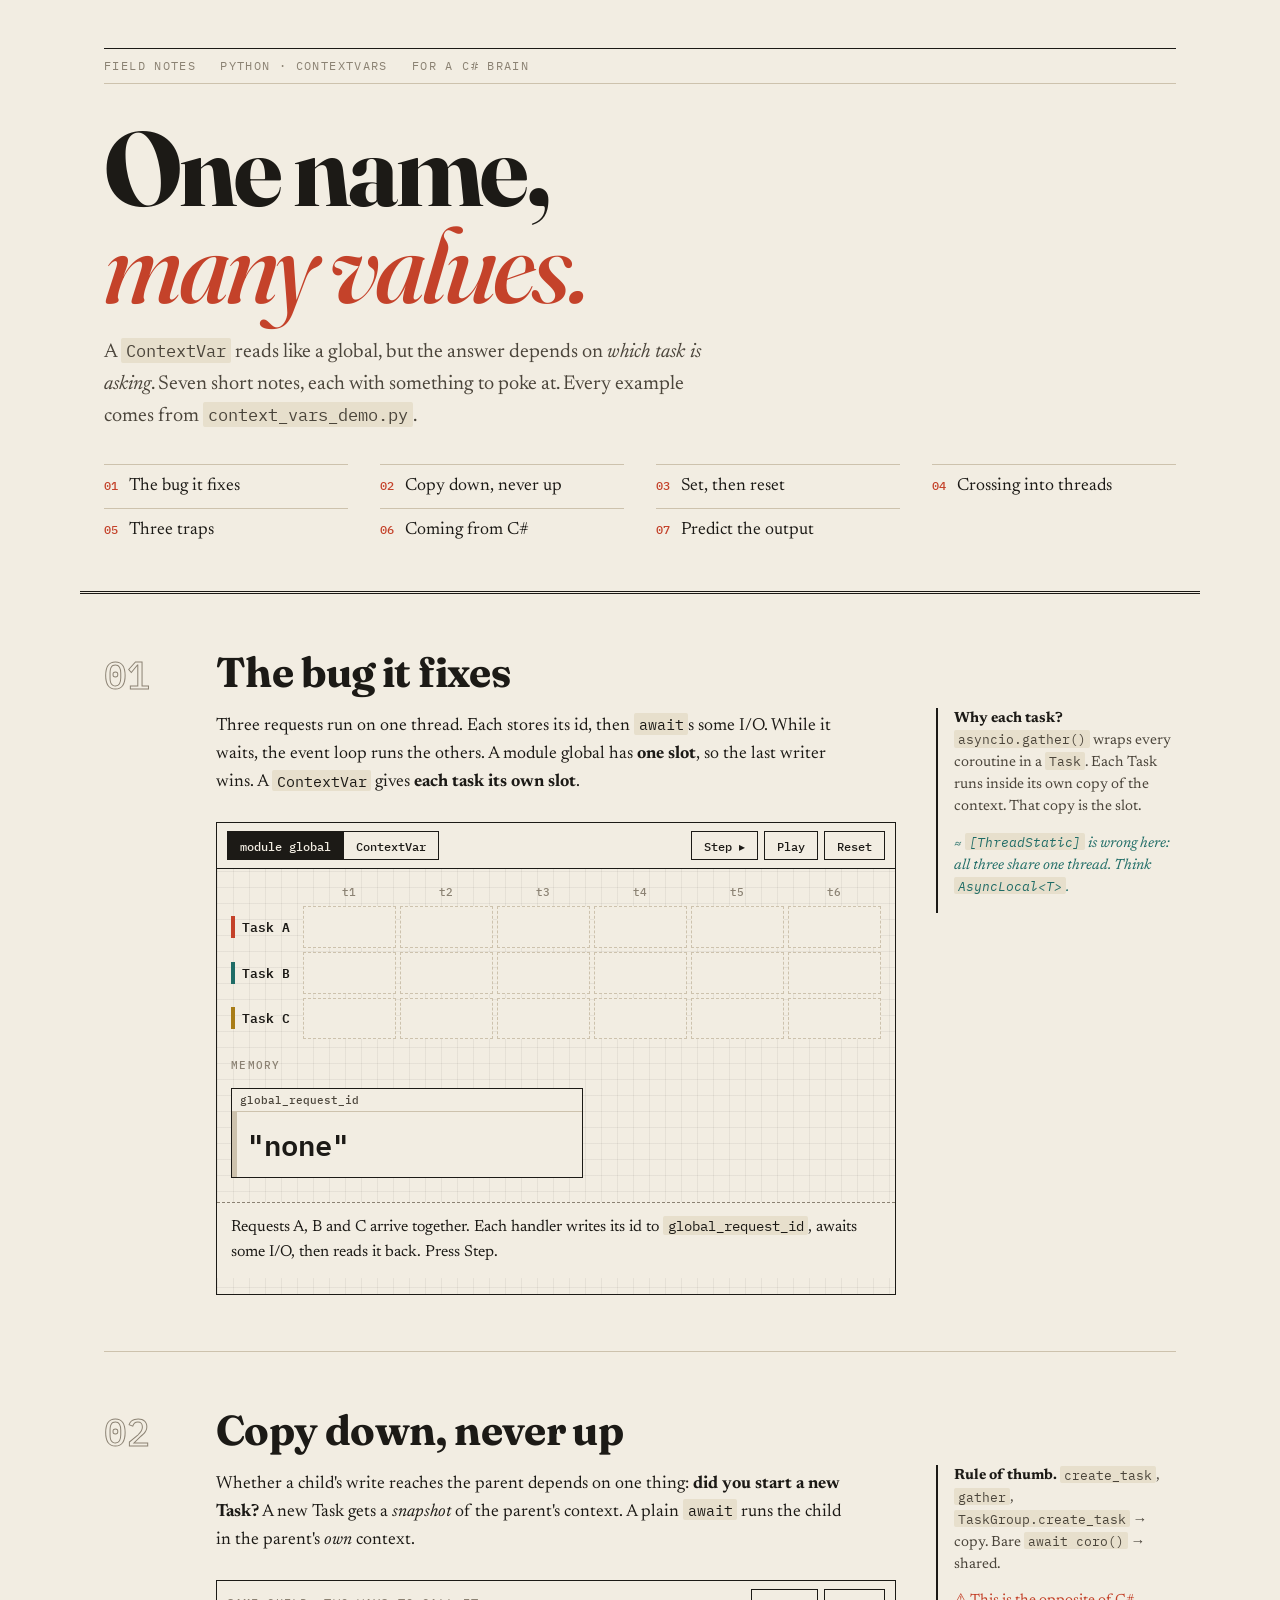
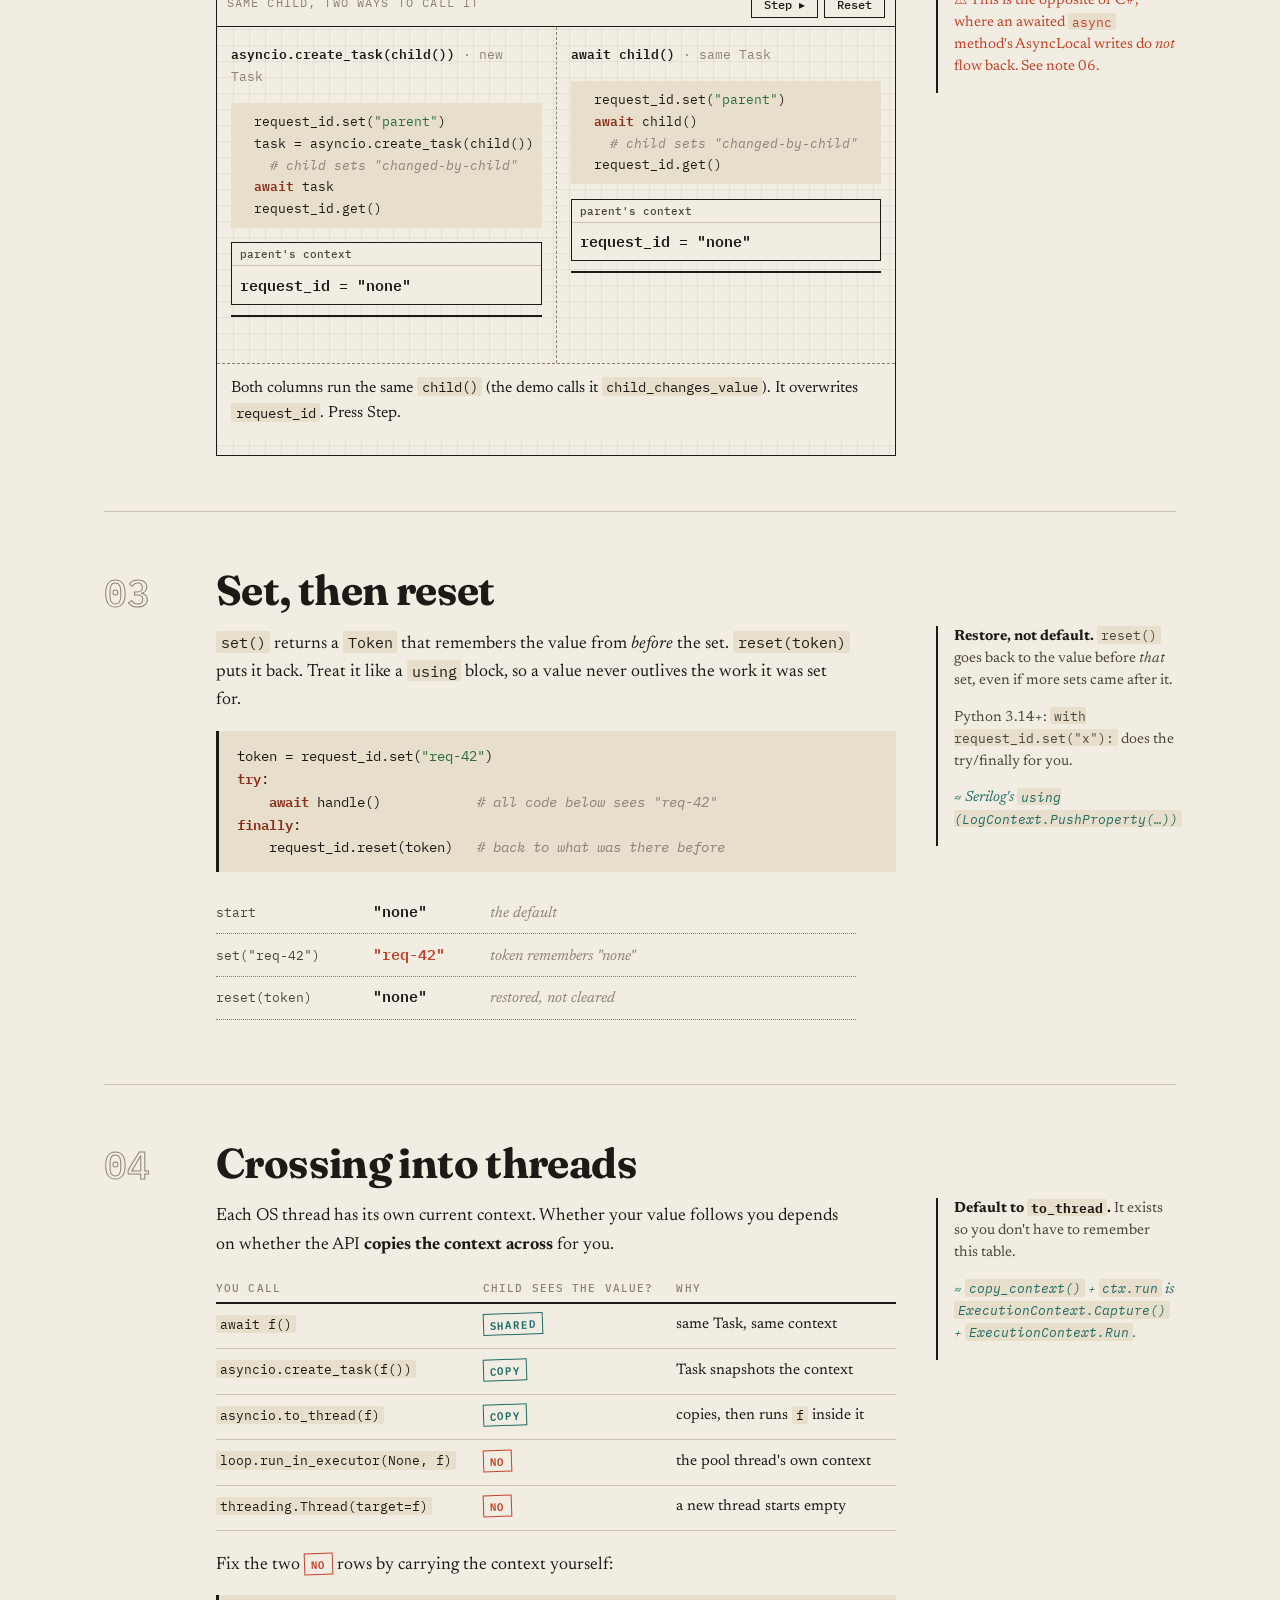
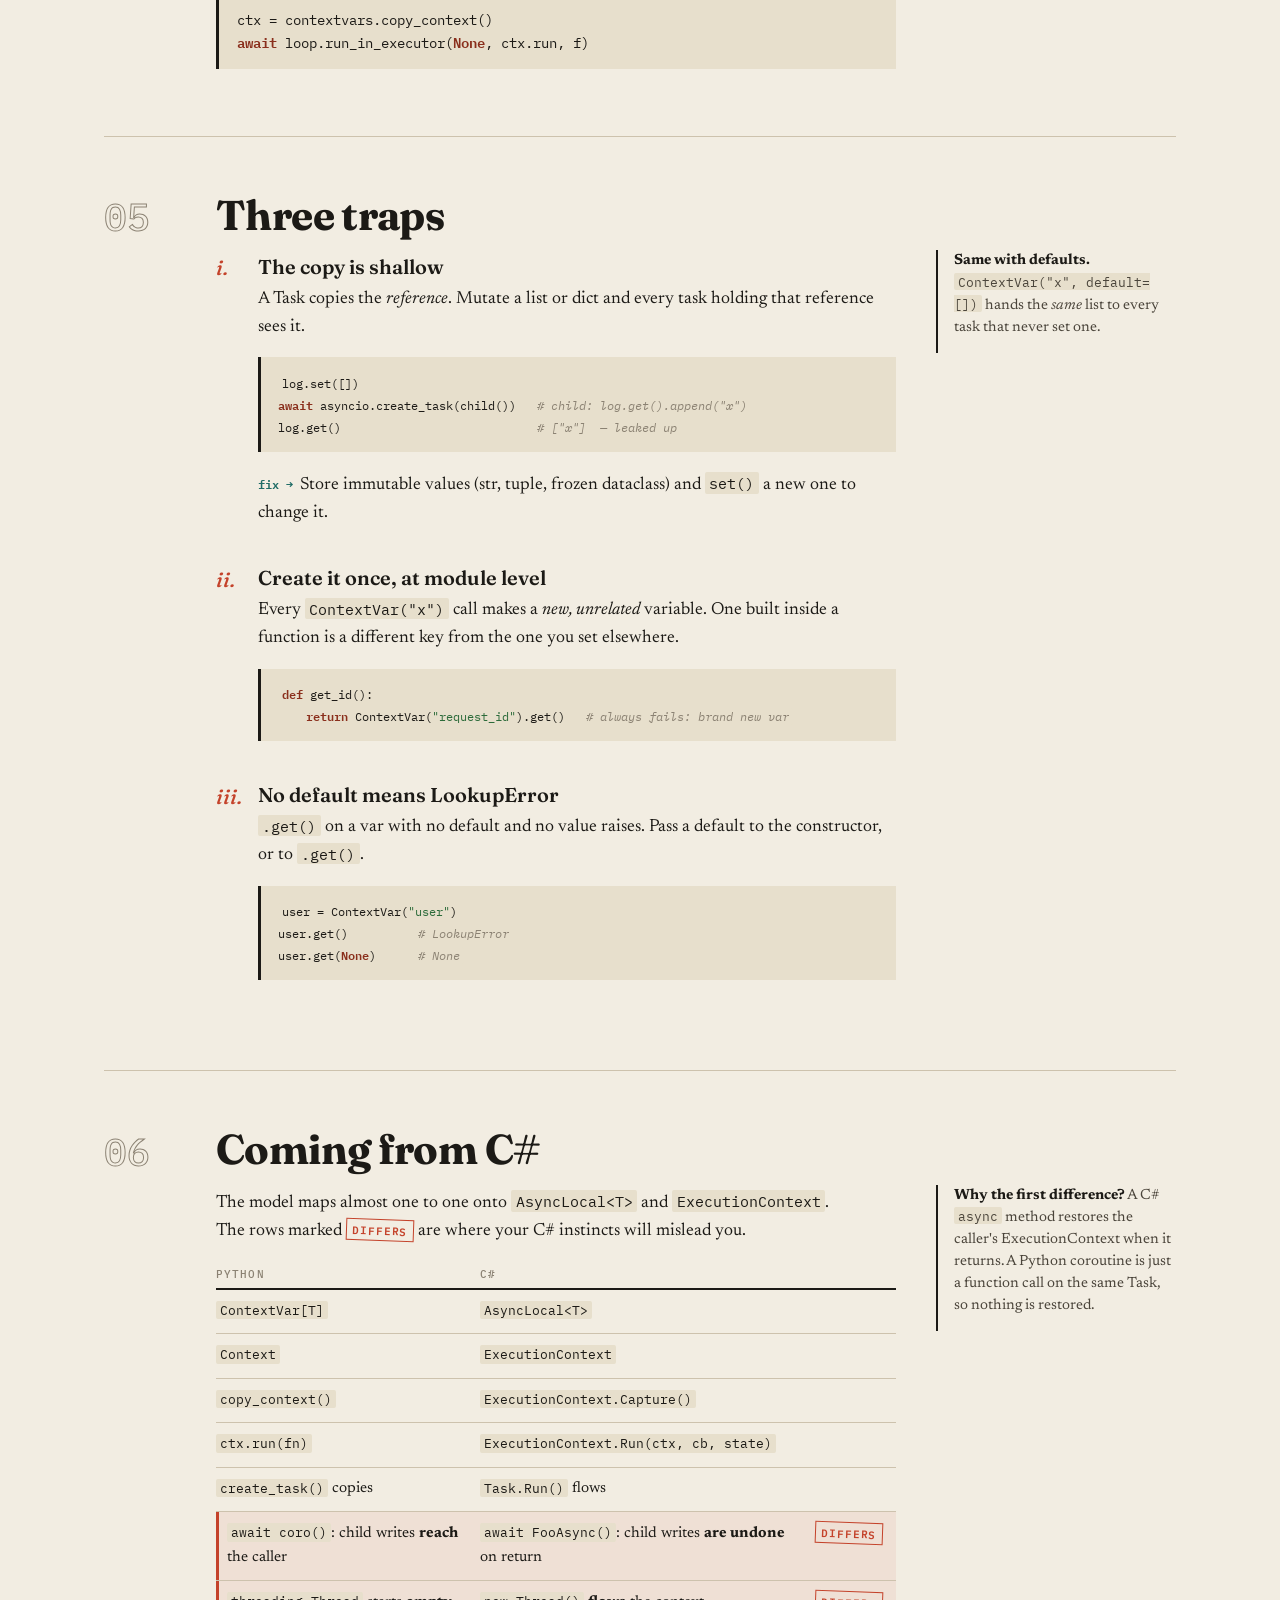
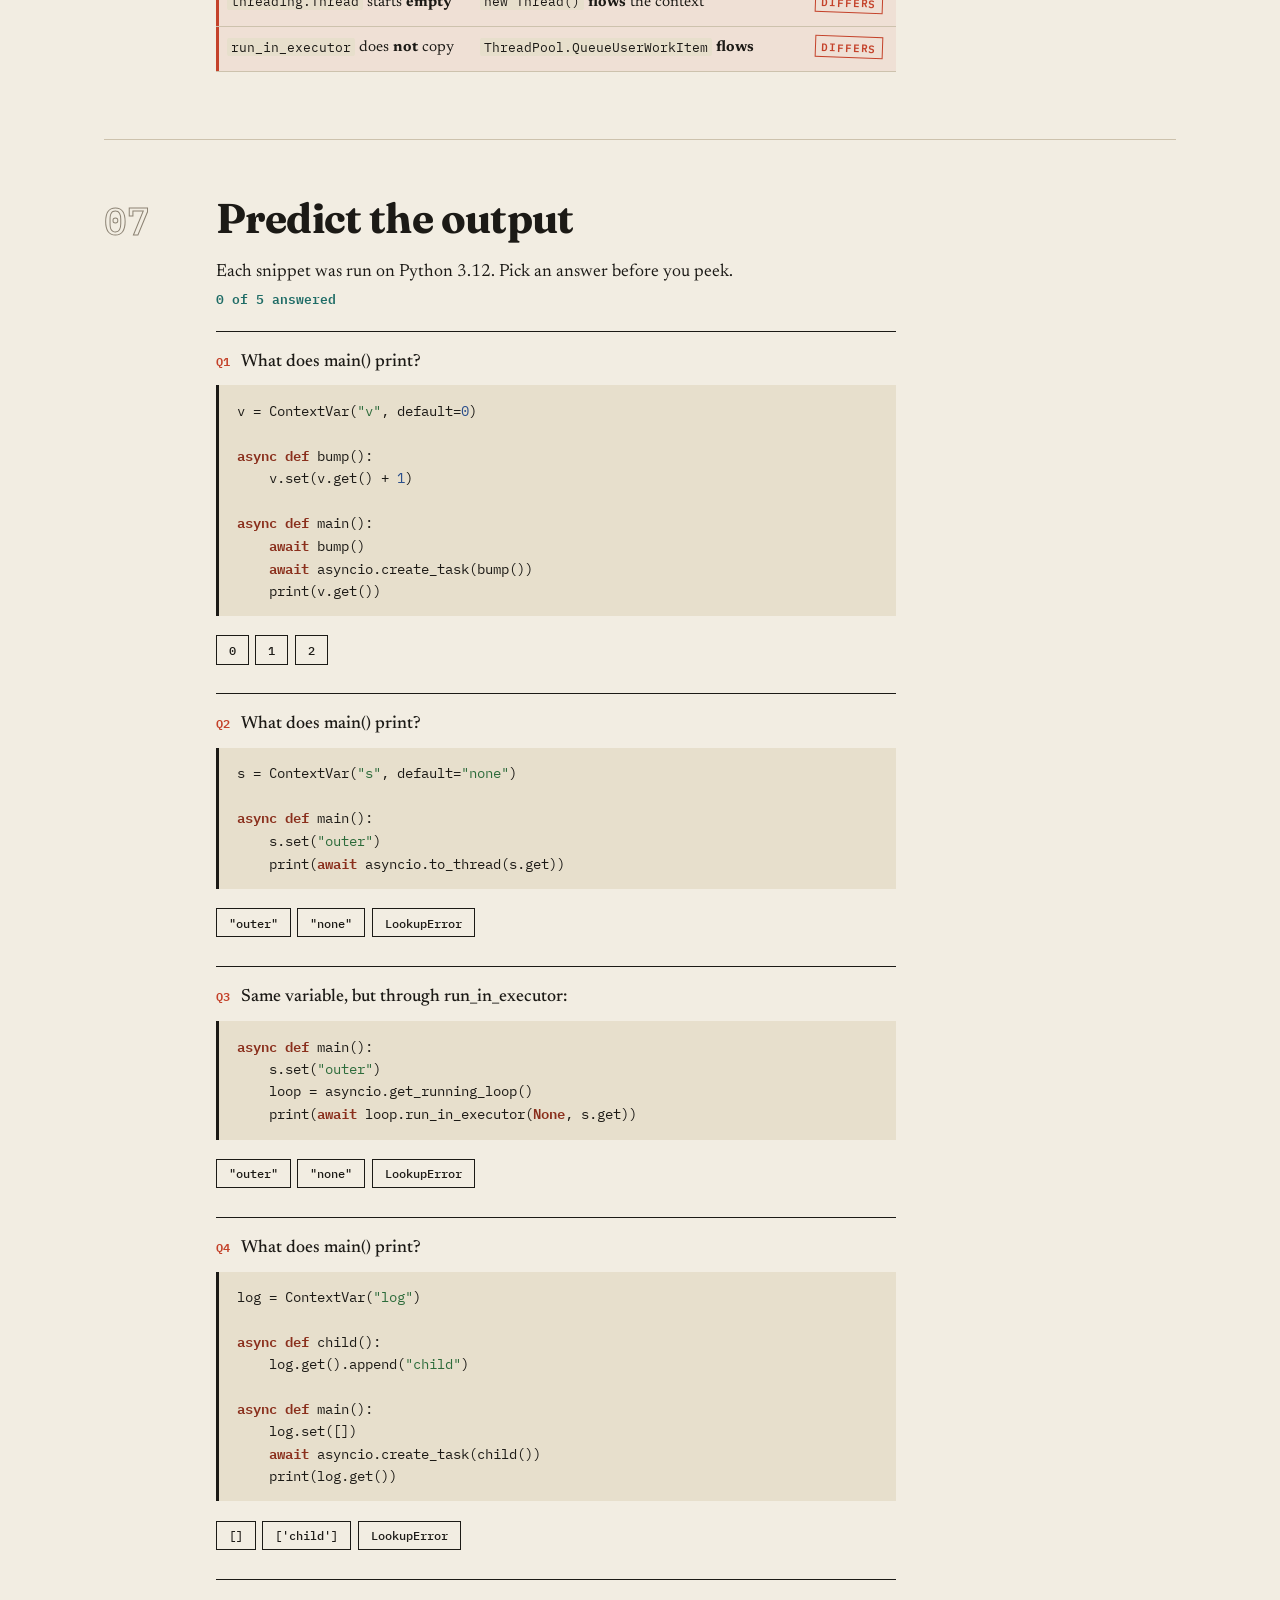
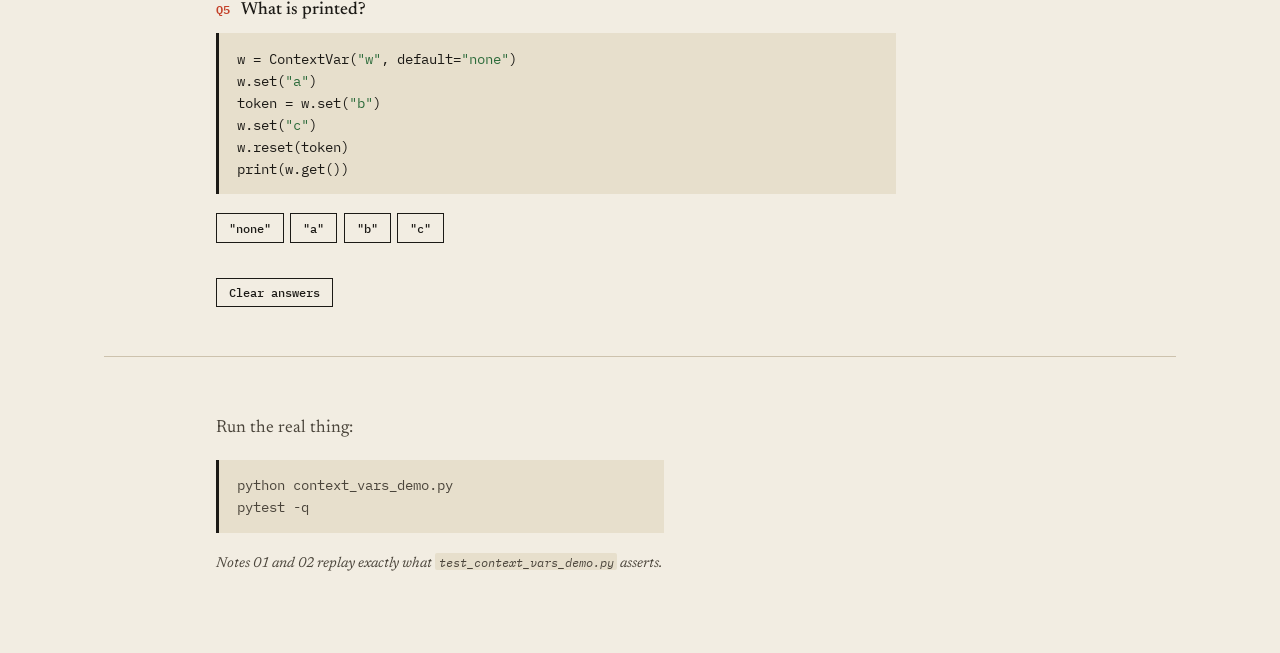
<file: learn/index.html>
<!doctype html>
<html lang="en">
<head>
<meta charset="utf-8">
<meta name="viewport" content="width=device-width, initial-scale=1">
<title>ContextVar Field Notes</title>
<link rel="preconnect" href="https://fonts.googleapis.com">
<link rel="preconnect" href="https://fonts.gstatic.com" crossorigin>
<link rel="stylesheet" href="https://fonts.googleapis.com/css2?family=Fraunces:ital,opsz,wght@0,9..144,400;0,9..144,700;1,9..144,500&family=IBM+Plex+Mono:wght@400;500;600&family=Newsreader:ital,opsz,wght@0,6..72,400;0,6..72,500;1,6..72,400&display=swap">
<link rel="stylesheet" href="styles.css">
</head>
<body>

<header class="masthead">
  <div class="meta-line">
    <span>Field notes</span>
    <span>python · contextvars</span>
    <span>for a C# brain</span>
  </div>
  <h1>One name,<br><em>many values.</em></h1>
  <p class="lede">A <code>ContextVar</code> reads like a global, but the answer
    depends on <em>which task is asking</em>. Seven short notes, each with
    something to poke at. Every example comes from
    <code>context_vars_demo.py</code>.</p>
  <nav class="toc" aria-label="Contents">
    <ol>
      <li><a href="#race">The bug it fixes</a></li>
      <li><a href="#inherit">Copy down, never up</a></li>
      <li><a href="#token">Set, then reset</a></li>
      <li><a href="#threads">Crossing into threads</a></li>
      <li><a href="#traps">Three traps</a></li>
      <li><a href="#dotnet">Coming from C#</a></li>
      <li><a href="#quiz">Predict the output</a></li>
    </ol>
  </nav>
</header>

<main>

<!-- 01 ─────────────────────────────────────────────── -->
<section class="note" id="race">
  <div class="note__num">01</div>
  <div class="note__body">
    <h2>The bug it fixes</h2>
    <p>Three requests run on one thread. Each stores its id, then
      <code>await</code>s some I/O. While it waits, the event loop runs the
      others. A module global has <strong>one slot</strong>, so the last writer
      wins. A <code>ContextVar</code> gives <strong>each task its own
      slot</strong>.</p>

    <div class="lab" id="race-lab">
      <div class="lab__bar">
        <div class="switch" role="radiogroup" aria-label="Where the id is stored">
          <button type="button" role="radio" aria-checked="true" data-mode="global">module global</button>
          <button type="button" role="radio" aria-checked="false" data-mode="ctx">ContextVar</button>
        </div>
        <div class="controls">
          <button type="button" data-act="step">Step&nbsp;▸</button>
          <button type="button" data-act="play">Play</button>
          <button type="button" data-act="reset">Reset</button>
        </div>
      </div>
      <div class="race">
        <div class="race__lanes" data-lanes></div>
        <div class="race__memory" data-memory></div>
      </div>
      <p class="lab__caption" data-caption aria-live="polite"></p>
    </div>
  </div>
  <aside class="side">
    <p><b>Why each task?</b> <code>asyncio.gather()</code> wraps every
      coroutine in a <code>Task</code>. Each Task runs inside its own copy of
      the context. That copy is the slot.</p>
    <p class="analogy">≈ <code>[ThreadStatic]</code> is wrong here: all three
      share one thread. Think <code>AsyncLocal&lt;T&gt;</code>.</p>
  </aside>
</section>

<!-- 02 ─────────────────────────────────────────────── -->
<section class="note" id="inherit">
  <div class="note__num">02</div>
  <div class="note__body">
    <h2>Copy down, never&nbsp;up</h2>
    <p>Whether a child's write reaches the parent depends on one thing:
      <strong>did you start a new Task?</strong> A new Task gets a
      <em>snapshot</em> of the parent's context. A plain <code>await</code>
      runs the child in the parent's <em>own</em> context.</p>

    <div class="lab" id="inherit-lab">
      <div class="lab__bar">
        <span class="lab__label">Same child, two ways to call it</span>
        <div class="controls">
          <button type="button" data-act="step">Step&nbsp;▸</button>
          <button type="button" data-act="reset">Reset</button>
        </div>
      </div>
      <div class="inherit" data-columns></div>
      <p class="lab__caption" data-caption aria-live="polite"></p>
    </div>
  </div>
  <aside class="side">
    <p><b>Rule of thumb.</b> <code>create_task</code>, <code>gather</code>,
      <code>TaskGroup.create_task</code> → copy. Bare <code>await coro()</code>
      → shared.</p>
    <p class="warn">⚠ This is the opposite of C#, where an awaited
      <code>async</code> method's AsyncLocal writes do <em>not</em> flow back.
      See note&nbsp;06.</p>
  </aside>
</section>

<!-- 03 ─────────────────────────────────────────────── -->
<section class="note" id="token">
  <div class="note__num">03</div>
  <div class="note__body">
    <h2>Set, then reset</h2>
    <p><code>set()</code> returns a <code>Token</code> that remembers the
      value from <em>before</em> the set. <code>reset(token)</code> puts it
      back. Treat it like a <code>using</code> block, so a value never
      outlives the work it was set for.</p>
<pre class="code"><code class="py">token = request_id.set("req-42")
try:
    await handle()            # all code below sees "req-42"
finally:
    request_id.reset(token)   # back to what was there before</code></pre>
    <ol class="ledger" aria-label="Value of request_id over time">
      <li><span class="ledger__op">start</span><span class="ledger__val">"none"</span><span class="ledger__note">the default</span></li>
      <li><span class="ledger__op">set("req-42")</span><span class="ledger__val">"req-42"</span><span class="ledger__note">token remembers "none"</span></li>
      <li><span class="ledger__op">reset(token)</span><span class="ledger__val">"none"</span><span class="ledger__note">restored, not cleared</span></li>
    </ol>
  </div>
  <aside class="side">
    <p><b>Restore, not default.</b> <code>reset()</code> goes back to the
      value before <em>that</em> set, even if more sets came after it.</p>
    <p>Python 3.14+: <code>with request_id.set("x"):</code> does the
      try/finally for you.</p>
    <p class="analogy">≈ Serilog's <code>using (LogContext.PushProperty(…))</code></p>
  </aside>
</section>

<!-- 04 ─────────────────────────────────────────────── -->
<section class="note" id="threads">
  <div class="note__num">04</div>
  <div class="note__body">
    <h2>Crossing into threads</h2>
    <p>Each OS thread has its own current context. Whether your value
      follows you depends on whether the API <strong>copies the context
      across</strong> for you.</p>
    <div class="table-wrap">
      <table class="grid">
        <thead><tr><th>You call</th><th>Child sees the value?</th><th>Why</th></tr></thead>
        <tbody>
          <tr><td><code>await f()</code></td><td><span class="stamp ok">shared</span></td><td>same Task, same context</td></tr>
          <tr><td><code>asyncio.create_task(f())</code></td><td><span class="stamp ok">copy</span></td><td>Task snapshots the context</td></tr>
          <tr><td><code>asyncio.to_thread(f)</code></td><td><span class="stamp ok">copy</span></td><td>copies, then runs <code>f</code> inside it</td></tr>
          <tr><td><code>loop.run_in_executor(None, f)</code></td><td><span class="stamp no">no</span></td><td>the pool thread's own context</td></tr>
          <tr><td><code>threading.Thread(target=f)</code></td><td><span class="stamp no">no</span></td><td>a new thread starts empty</td></tr>
        </tbody>
      </table>
    </div>
    <p>Fix the two <span class="stamp no">no</span> rows by carrying the
      context yourself:</p>
<pre class="code"><code class="py">ctx = contextvars.copy_context()
await loop.run_in_executor(None, ctx.run, f)</code></pre>
  </div>
  <aside class="side">
    <p><b>Default to <code>to_thread</code>.</b> It exists so you don't
      have to remember this table.</p>
    <p class="analogy">≈ <code>copy_context()</code> + <code>ctx.run</code>
      is <code>ExecutionContext.Capture()</code> +
      <code>ExecutionContext.Run</code>.</p>
  </aside>
</section>

<!-- 05 ─────────────────────────────────────────────── -->
<section class="note" id="traps">
  <div class="note__num">05</div>
  <div class="note__body">
    <h2>Three traps</h2>
    <ol class="traps">
      <li>
        <h3>The copy is shallow</h3>
        <p>A Task copies the <em>reference</em>. Mutate a list or dict and
          every task holding that reference sees it.</p>
<pre class="code"><code class="py">log.set([])
await asyncio.create_task(child())   # child: log.get().append("x")
log.get()                            # ["x"]  — leaked up</code></pre>
        <p class="fix">Store immutable values (str, tuple, frozen dataclass)
          and <code>set()</code> a new one to change it.</p>
      </li>
      <li>
        <h3>Create it once, at module level</h3>
        <p>Every <code>ContextVar("x")</code> call makes a
          <em>new, unrelated</em> variable. One built inside a function is a
          different key from the one you set elsewhere.</p>
<pre class="code"><code class="py">def get_id():
    return ContextVar("request_id").get()   # always fails: brand new var</code></pre>
      </li>
      <li>
        <h3>No default means LookupError</h3>
        <p><code>.get()</code> on a var with no default and no value raises.
          Pass a default to the constructor, or to <code>.get()</code>.</p>
<pre class="code"><code class="py">user = ContextVar("user")
user.get()          # LookupError
user.get(None)      # None</code></pre>
      </li>
    </ol>
  </div>
  <aside class="side">
    <p><b>Same with defaults.</b> <code>ContextVar("x", default=[])</code>
      hands the <em>same</em> list to every task that never set one.</p>
  </aside>
</section>

<!-- 06 ─────────────────────────────────────────────── -->
<section class="note" id="dotnet">
  <div class="note__num">06</div>
  <div class="note__body">
    <h2>Coming from C#</h2>
    <p>The model maps almost one to one onto <code>AsyncLocal&lt;T&gt;</code>
      and <code>ExecutionContext</code>. The rows marked
      <span class="stamp diff">differs</span> are where your C# instincts will
      mislead you.</p>
    <div class="table-wrap">
      <table class="grid map">
        <thead><tr><th>Python</th><th>C#</th><th></th></tr></thead>
        <tbody>
          <tr><td><code>ContextVar[T]</code></td><td><code>AsyncLocal&lt;T&gt;</code></td><td></td></tr>
          <tr><td><code>Context</code></td><td><code>ExecutionContext</code></td><td></td></tr>
          <tr><td><code>copy_context()</code></td><td><code>ExecutionContext.Capture()</code></td><td></td></tr>
          <tr><td><code>ctx.run(fn)</code></td><td><code>ExecutionContext.Run(ctx, cb, state)</code></td><td></td></tr>
          <tr><td><code>create_task()</code> copies</td><td><code>Task.Run()</code> flows</td><td></td></tr>
          <tr class="is-diff"><td><code>await coro()</code>: child writes <b>reach</b> the caller</td><td><code>await FooAsync()</code>: child writes <b>are undone</b> on return</td><td><span class="stamp diff">differs</span></td></tr>
          <tr class="is-diff"><td><code>threading.Thread</code> starts <b>empty</b></td><td><code>new Thread()</code> <b>flows</b> the context</td><td><span class="stamp diff">differs</span></td></tr>
          <tr class="is-diff"><td><code>run_in_executor</code> does <b>not</b> copy</td><td><code>ThreadPool.QueueUserWorkItem</code> <b>flows</b></td><td><span class="stamp diff">differs</span></td></tr>
        </tbody>
      </table>
    </div>
  </div>
  <aside class="side">
    <p><b>Why the first difference?</b> A C# <code>async</code> method
      restores the caller's ExecutionContext when it returns. A Python
      coroutine is just a function call on the same Task, so nothing is
      restored.</p>
  </aside>
</section>

<!-- 07 ─────────────────────────────────────────────── -->
<section class="note" id="quiz">
  <div class="note__num">07</div>
  <div class="note__body">
    <h2>Predict the output</h2>
    <p>Each snippet was run on Python 3.12. Pick an answer before you
      peek. <span class="score" data-score></span></p>
    <div class="quiz" data-quiz></div>
    <button type="button" class="quiz__reset" data-quiz-reset>Clear answers</button>
  </div>
</section>

</main>

<footer class="colophon">
  <p>Run the real thing:</p>
<pre class="code"><code>python context_vars_demo.py
pytest -q</code></pre>
  <p class="colophon__small">Notes 01 and 02 replay exactly what
    <code>test_context_vars_demo.py</code> asserts.</p>
</footer>

<script src="js/highlight.js"></script>
<script src="js/race.js"></script>
<script src="js/inherit.js"></script>
<script src="js/quiz.js"></script>
</body>
</html>
</file>
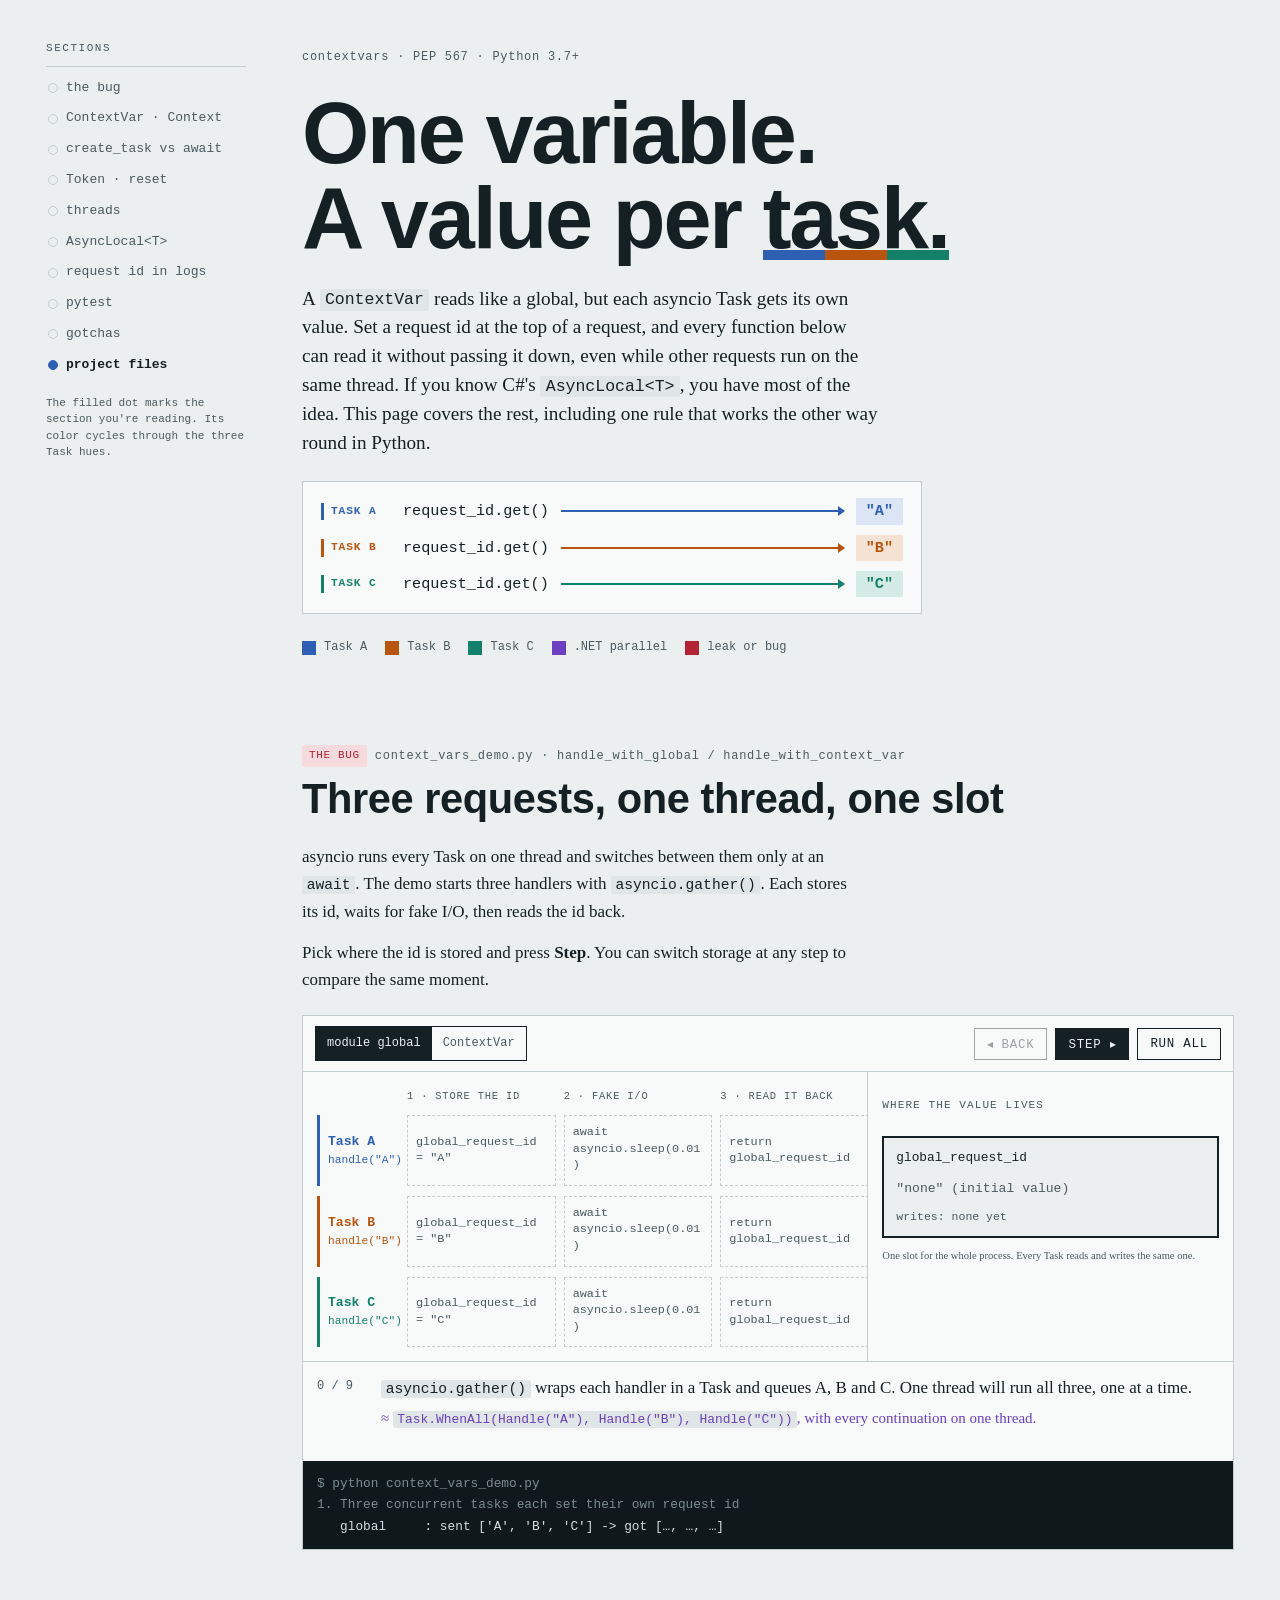
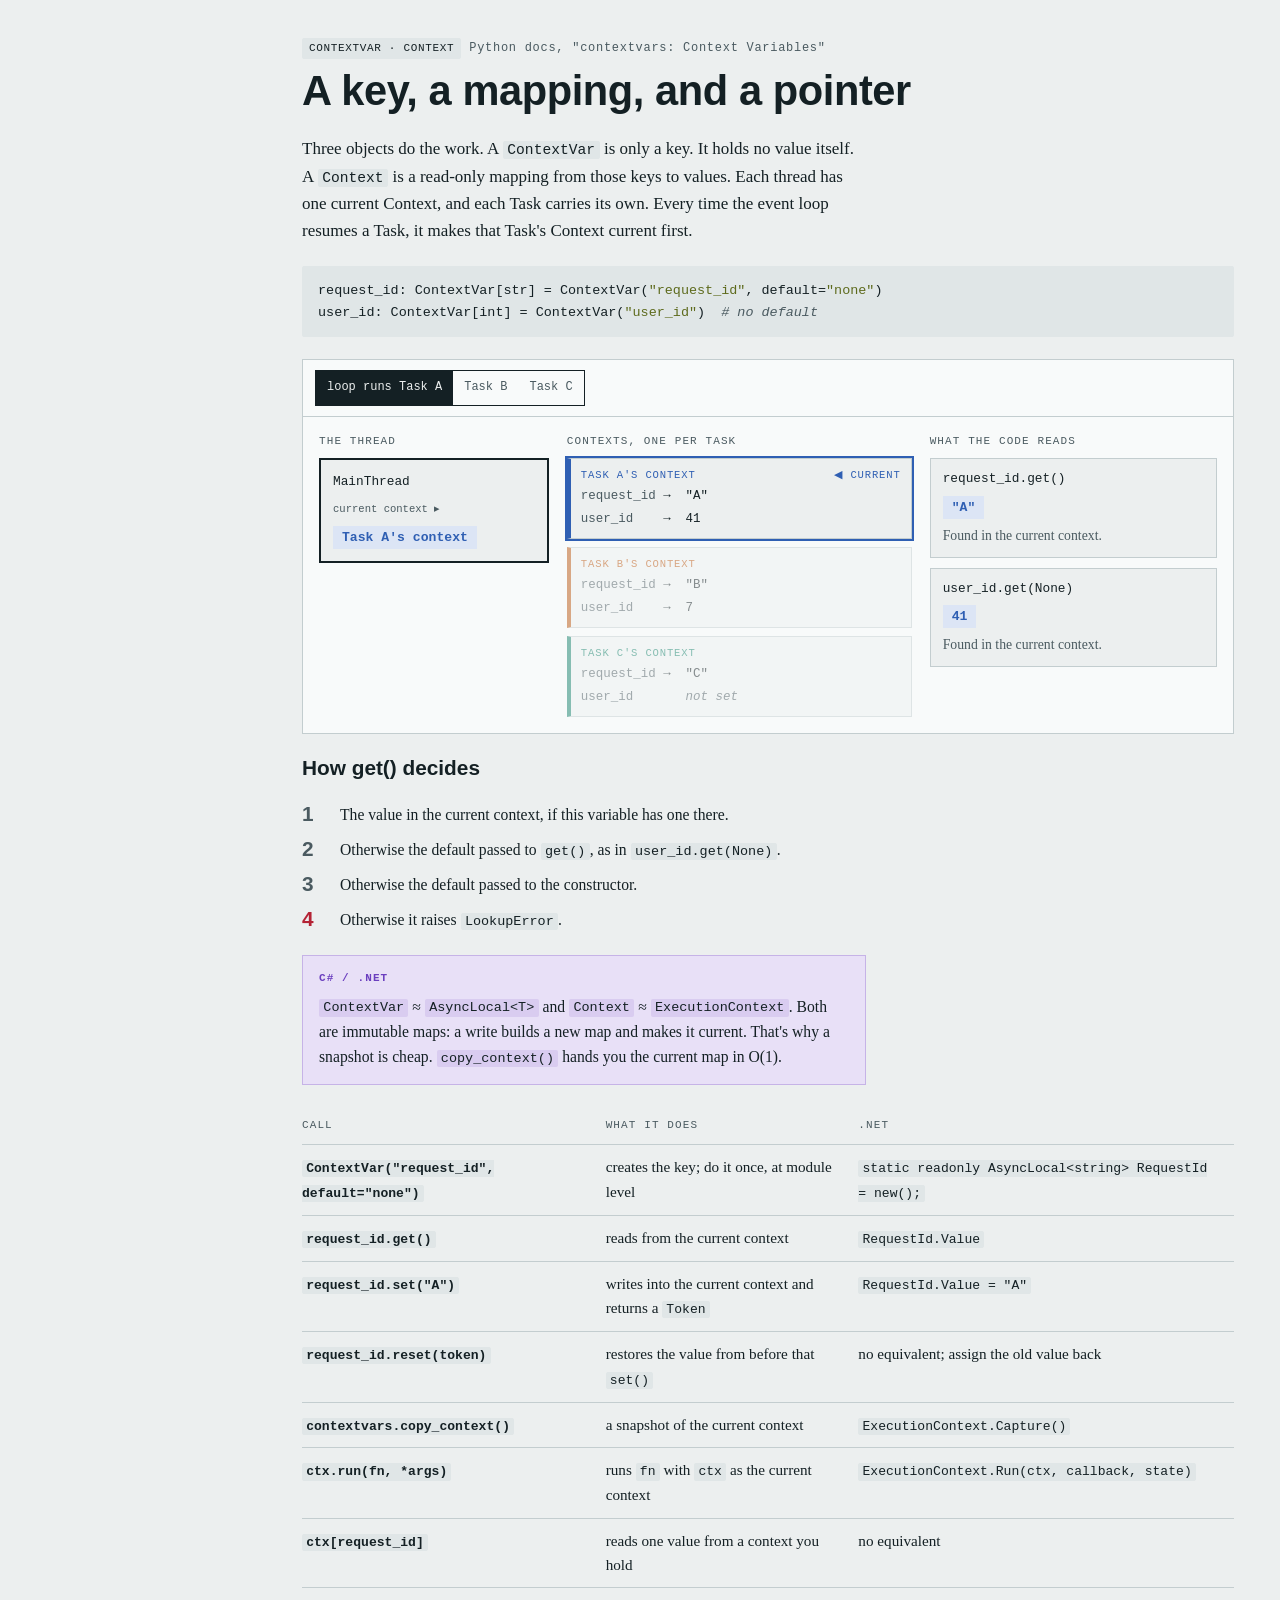
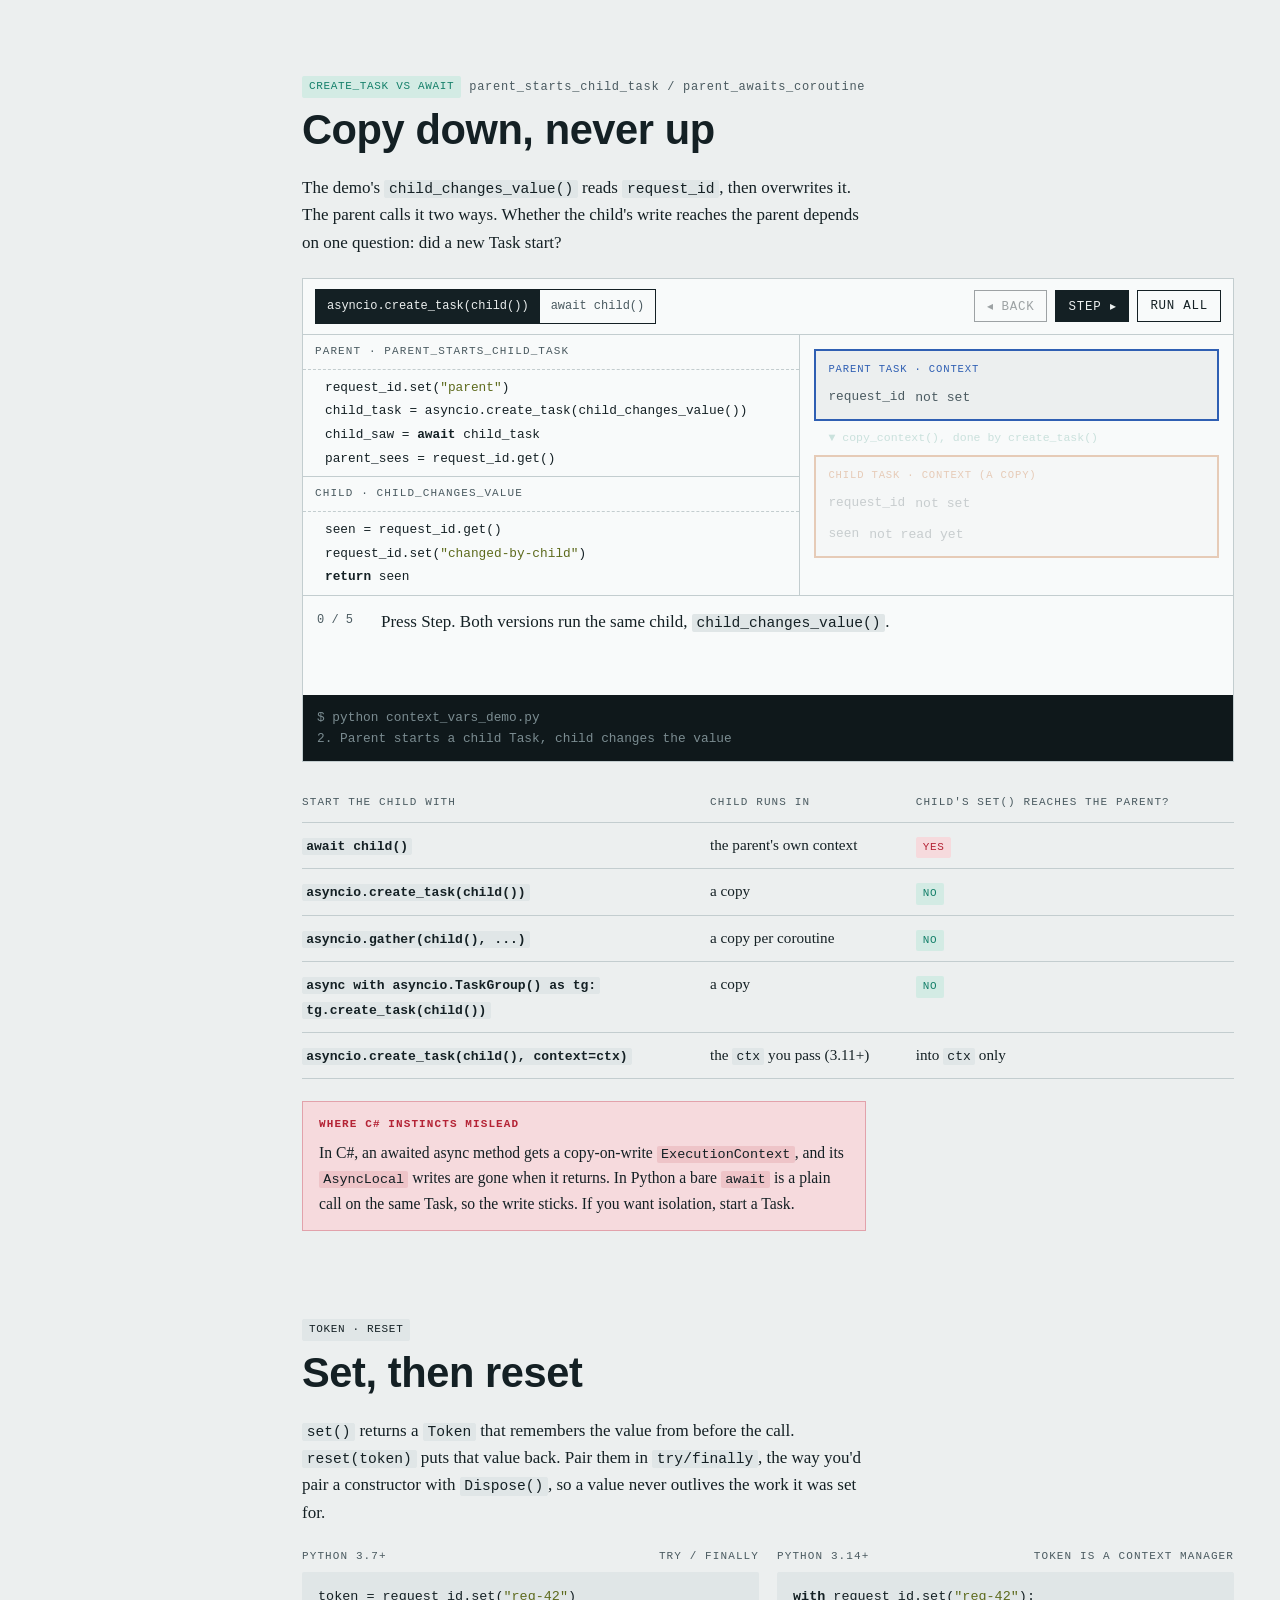
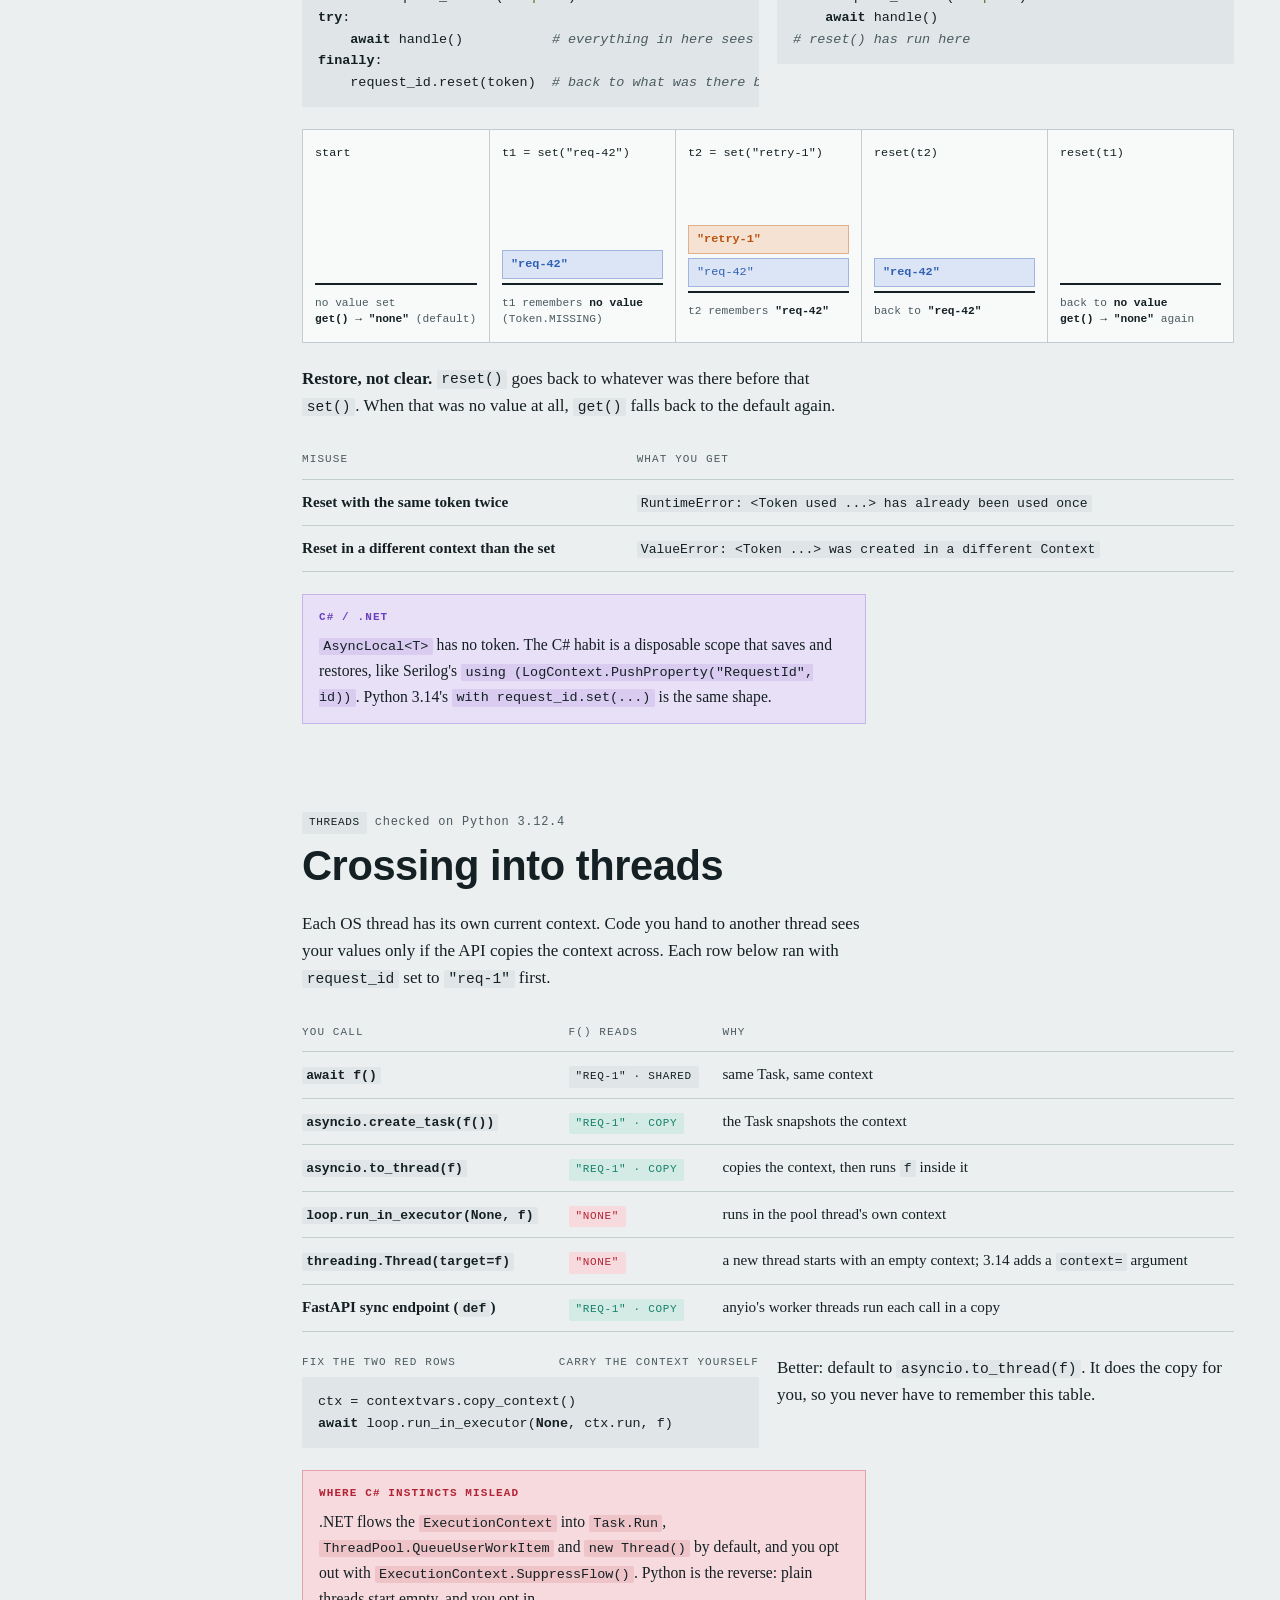
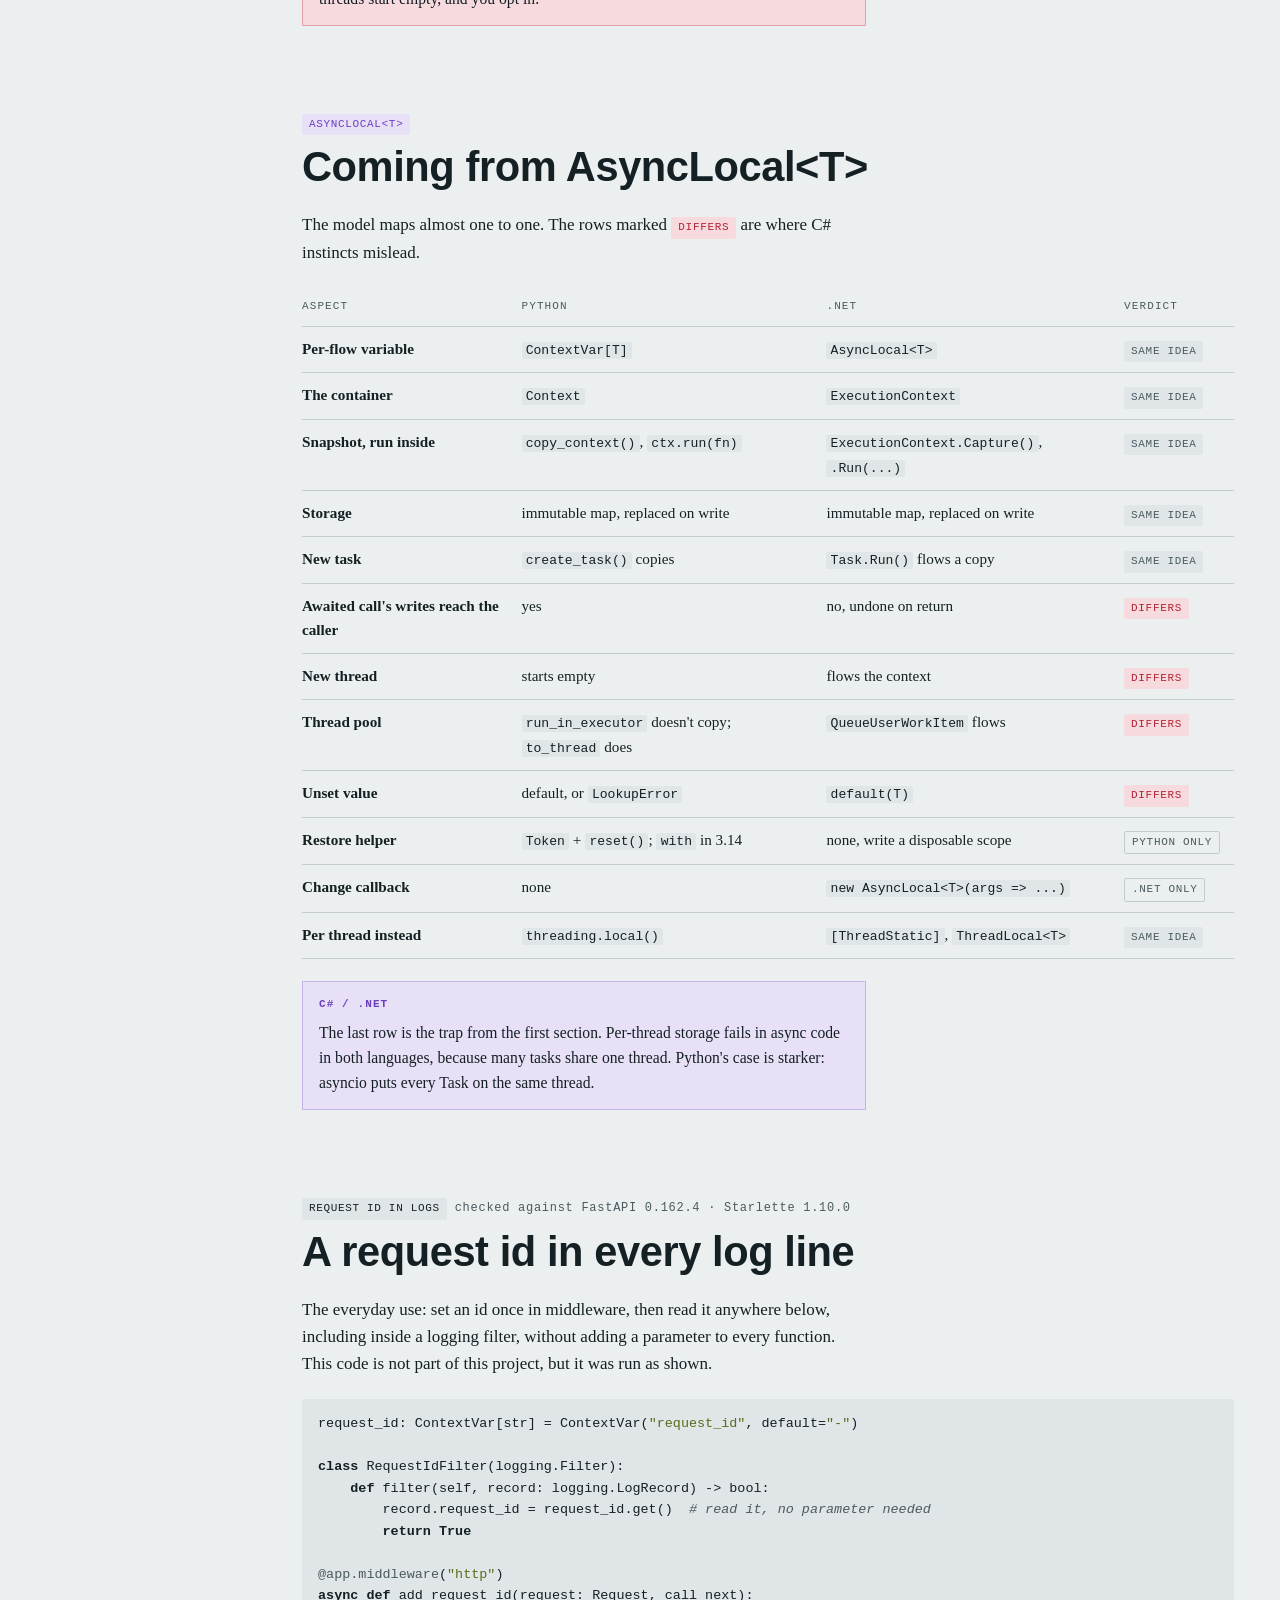
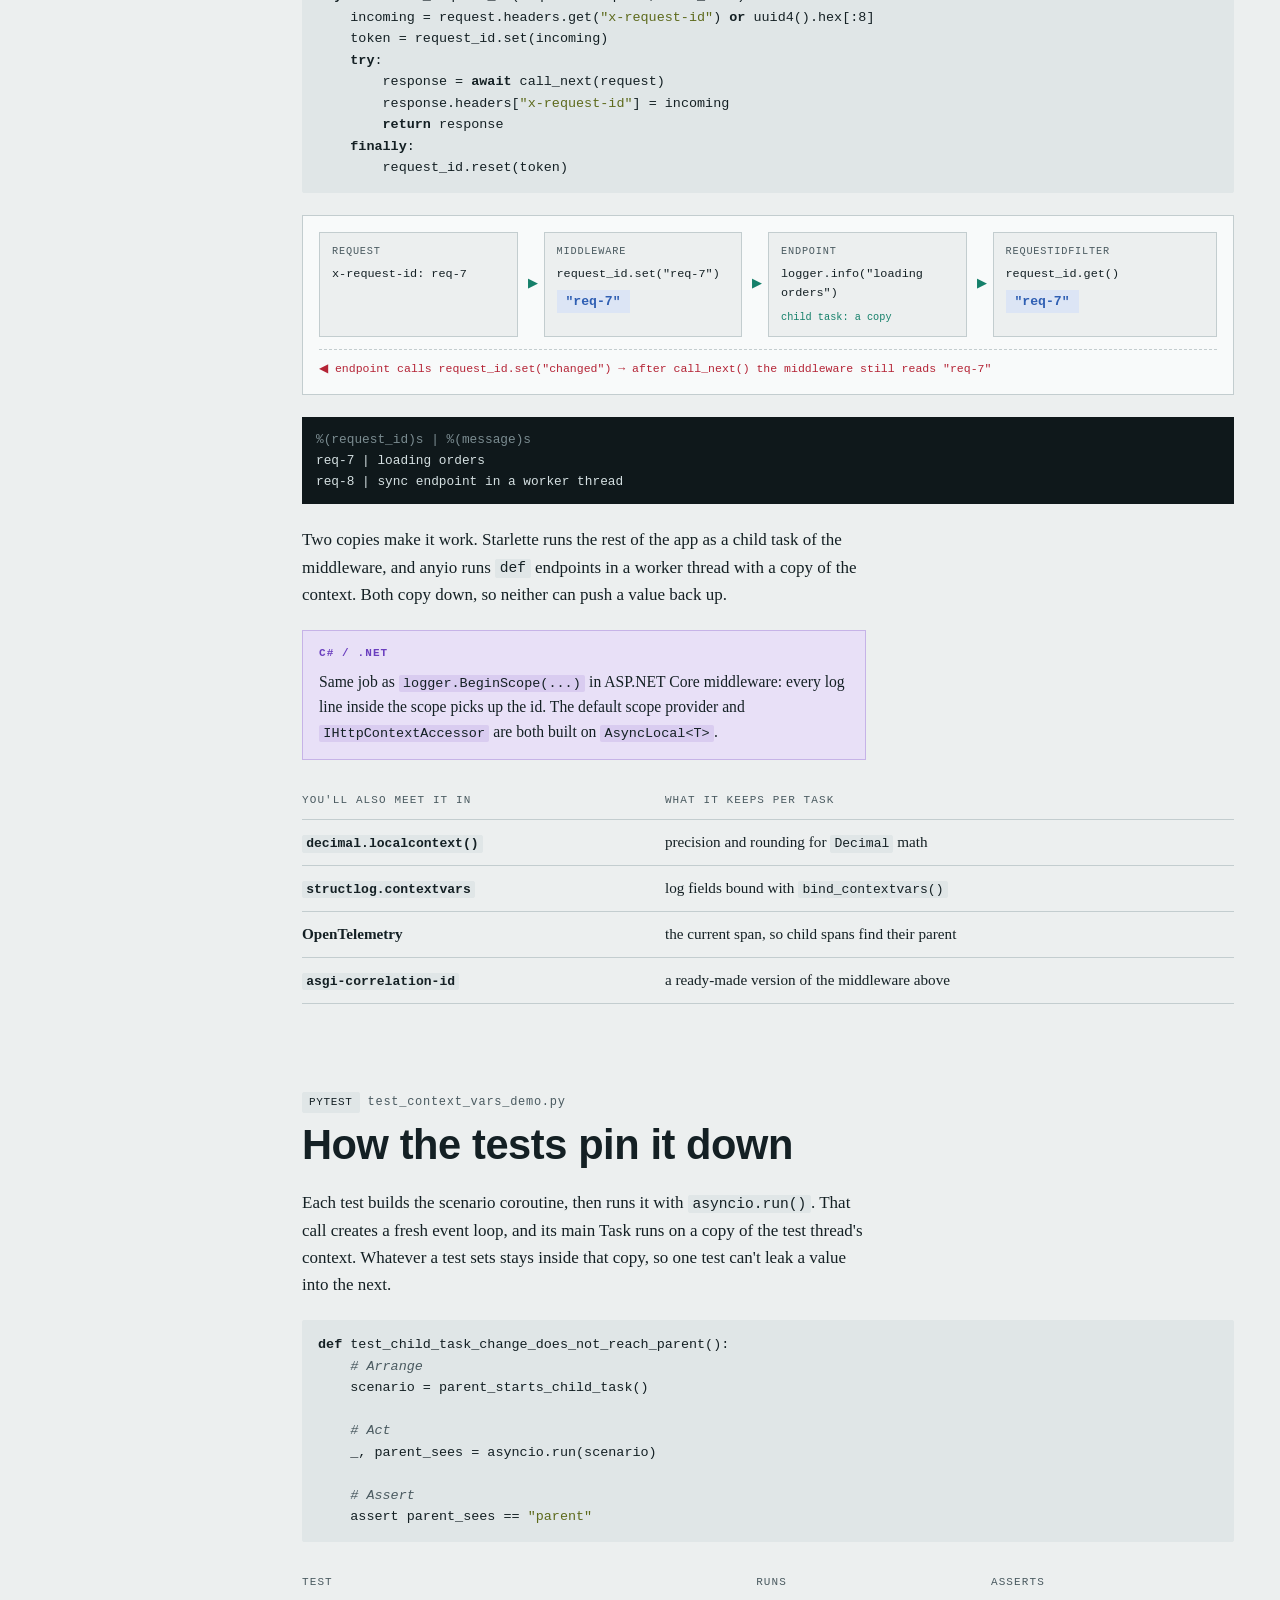
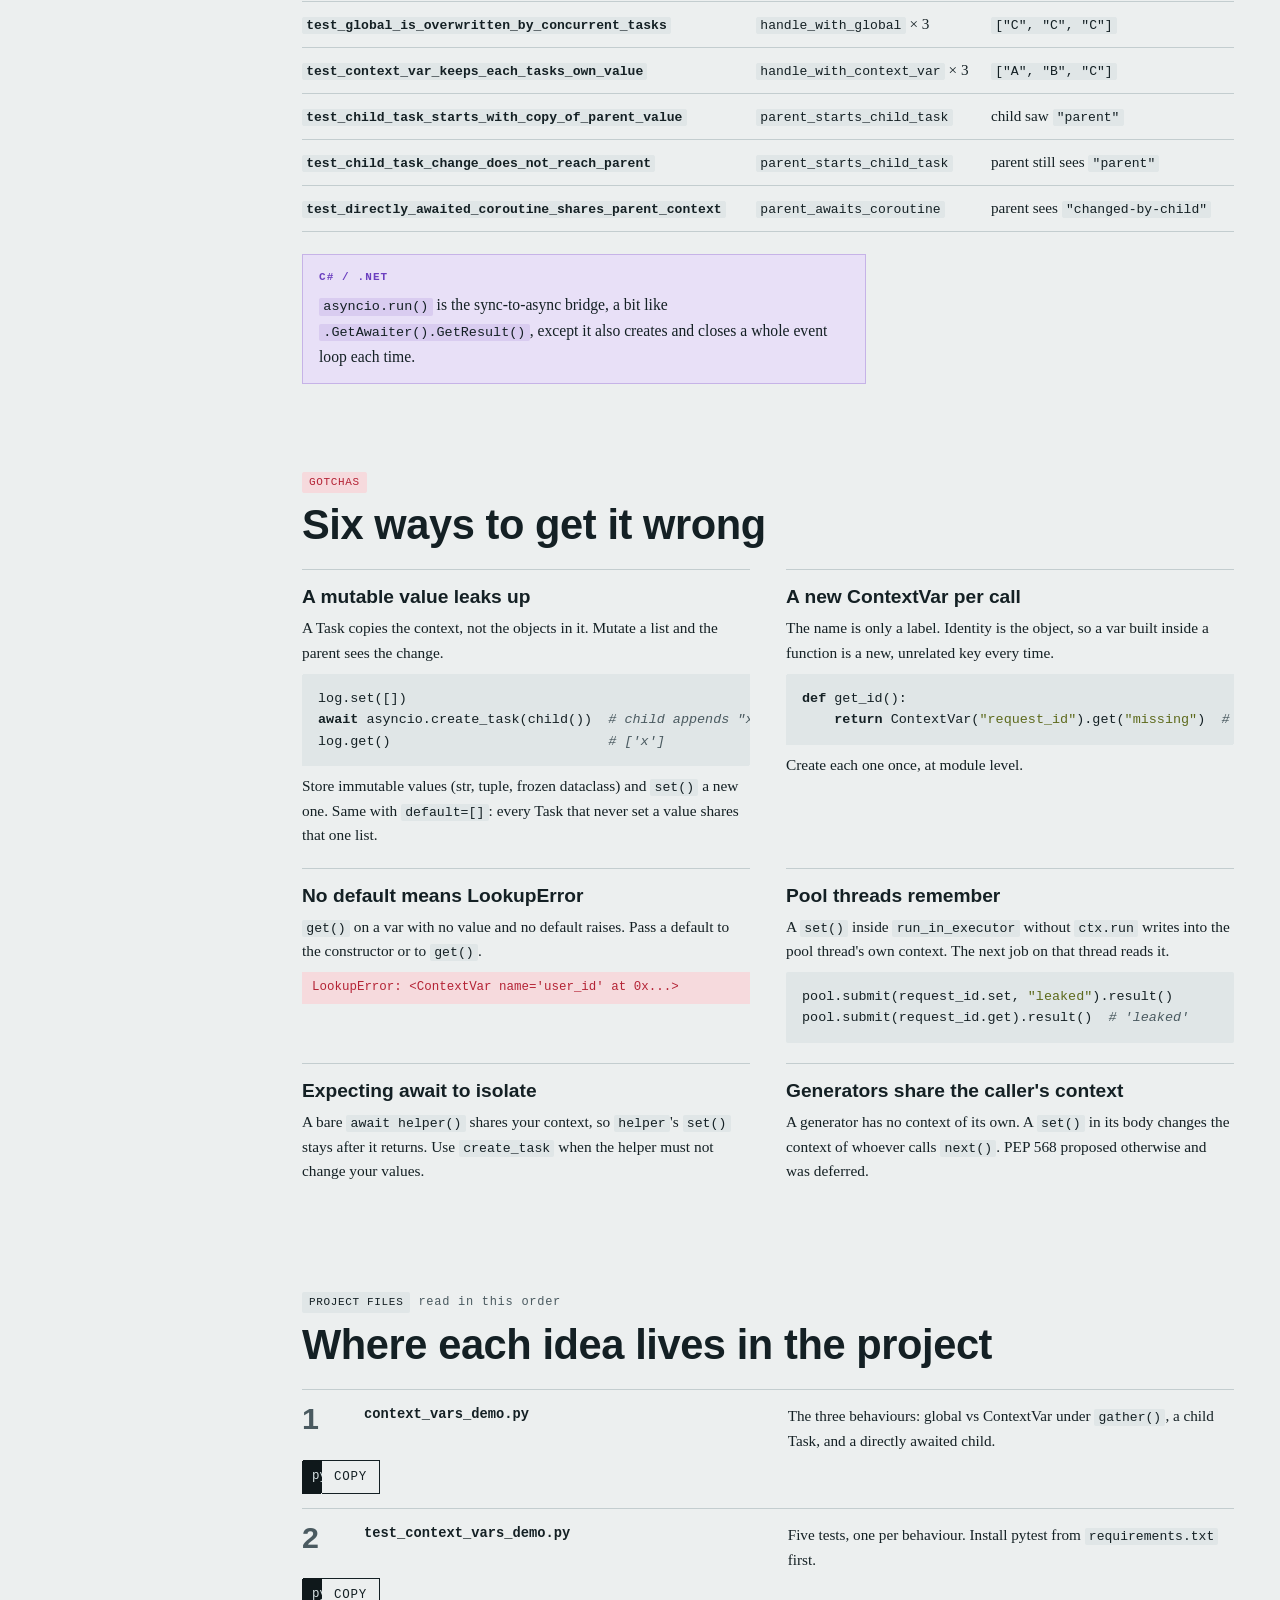
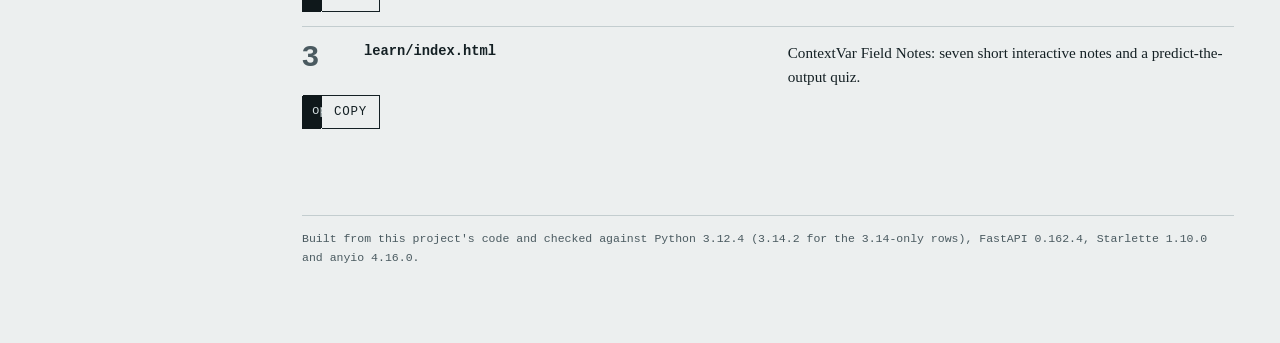
<file: docs/context-vars-explainer.html>
<!doctype html>
<html lang="en">
<head>
<meta charset="utf-8">
<meta name="viewport" content="width=device-width, initial-scale=1, viewport-fit=cover">
<title>From AsyncLocal to ContextVar</title>
<meta name="claude:viewport-fit-sides" content="cover">
<style>
/* Layout: a sticky section rail on the left, one reading column on the
   right, interactive figures break to the full column width.
   Color encodes ownership: every asyncio Task has its own hue (A blue,
   B orange, C teal) and a value is drawn in the hue of the Task that
   wrote it. Purple marks a .NET parallel, red marks a leak or a bug. */
:root {
  --paper: #ECEFEF;
  --sheet: #F8FAFA;
  --well: #E0E6E7;
  --ink: #142024;
  --ink-2: #4A5A60;
  --rule: #C3CDCF;
  --ta: #2F5FB3;
  --ta-soft: #DCE5F5;
  --tb: #B8540E;
  --tb-soft: #F6E2D2;
  --tc: #15806A;
  --tc-soft: #D3EBE4;
  --net: #6B3FBF;
  --net-soft: #E8E0F7;
  --err: #B42335;
  --err-soft: #F6DADD;
  --str: #5D6A1C;
  --term-bg: #0F181B;
  --term-fg: #D5E0E2;
  --term-dim: #7B8C91;
  --term-ok: #7FD3BE;
  --term-err: #F38B98;
  --f-display: "Avenir Next", "Avenir", "Segoe UI Variable Display",
    "Segoe UI", "Helvetica Neue", Arial, sans-serif;
  --f-body: "Iowan Old Style", "Palatino Linotype", "Palatino",
    "Sitka Text", Georgia, serif;
  --f-mono: ui-monospace, "SF Mono", "Cascadia Code", "JetBrains Mono",
    Menlo, Consolas, monospace;
}
@media (prefers-color-scheme: dark) {
  :root:not([data-theme="light"]) {
    --paper: #0D1416; --sheet: #141E21; --well: #1B272B;
    --ink: #E1E9EA; --ink-2: #98A9AE; --rule: #29383C;
    --ta: #7EA6EE; --ta-soft: #1B2A44; --tb: #F0995A; --tb-soft: #3D2615;
    --tc: #5CC7AE; --tc-soft: #12332C; --net: #AE8FF3; --net-soft: #271E43;
    --err: #F07583; --err-soft: #3C1A1F; --str: #BCC57D; --term-bg: #070C0E;
    color-scheme: dark;
  }
}
:root[data-theme="dark"] {
  --paper: #0D1416; --sheet: #141E21; --well: #1B272B;
  --ink: #E1E9EA; --ink-2: #98A9AE; --rule: #29383C;
  --ta: #7EA6EE; --ta-soft: #1B2A44; --tb: #F0995A; --tb-soft: #3D2615;
  --tc: #5CC7AE; --tc-soft: #12332C; --net: #AE8FF3; --net-soft: #271E43;
  --err: #F07583; --err-soft: #3C1A1F; --str: #BCC57D; --term-bg: #070C0E;
  color-scheme: dark;
}

* { box-sizing: border-box; }
html { scroll-behavior: smooth; }
body {
  margin: 0;
  background: var(--paper);
  color: var(--ink);
  font-family: var(--f-body);
  font-size: 1.0625rem;
  line-height: 1.6;
}
a { color: var(--ta); }
code, pre, kbd { font-family: var(--f-mono); }
p code, li code, td code, .note code, .cap code, .gotcha code {
  font-size: 0.86em;
  background: var(--well);
  padding: 0.08em 0.32em;
  border-radius: 2px;
}
:focus-visible { outline: 2px solid var(--ta); outline-offset: 2px; }

/* hue helpers: one per Task */
.h-A { --h: var(--ta); --hs: var(--ta-soft); }
.h-B { --h: var(--tb); --hs: var(--tb-soft); }
.h-C { --h: var(--tc); --hs: var(--tc-soft); }
.h-X { --h: var(--err); --hs: var(--err-soft); }
.h-0 { --h: var(--ink-2); --hs: var(--well); }

.page {
  max-width: 1220px;
  margin: 0 auto;
  padding-left: max(16px, env(safe-area-inset-left, 0px));
  padding-right: max(16px, env(safe-area-inset-right, 0px));
  padding-block: 40px 120px;
  display: grid;
  grid-template-columns: 200px minmax(0, 1fr);
  gap: 56px;
}
main { min-width: 0; }

/* ---------- section rail ---------- */
.rail {
  position: sticky;
  top: calc(env(safe-area-inset-top, 0px) + 32px);
  align-self: start;
  font-family: var(--f-mono);
  font-size: 0.8125rem;
}
.rail-label {
  font-size: 0.6875rem; letter-spacing: 0.14em; text-transform: uppercase;
  color: var(--ink-2); padding-bottom: 8px;
  border-bottom: 1px solid var(--rule); margin: 0 0 6px;
}
.rail ol { list-style: none; margin: 0; padding: 0; }
.rail li:nth-child(3n+1) a { --dot: var(--ta); }
.rail li:nth-child(3n+2) a { --dot: var(--tb); }
.rail li:nth-child(3n) a { --dot: var(--tc); }
.rail a {
  display: grid; grid-template-columns: 14px 1fr; gap: 6px;
  align-items: center; padding: 5px 6px 5px 0;
  color: var(--ink-2); text-decoration: none;
}
.rail a::before {
  content: ""; width: 8px; height: 8px; border-radius: 50%;
  border: 1.5px solid var(--rule); justify-self: center;
  transition: background-color 0.2s, border-color 0.2s;
}
.rail a:hover { color: var(--ink); }
.rail a.active { color: var(--ink); font-weight: 600; }
.rail a.active::before { background: var(--dot); border-color: var(--dot); }
.rail-hint { margin-top: 14px; font-size: 0.6875rem; color: var(--ink-2); line-height: 1.5; }

/* ---------- type ---------- */
h1, h2, h3 { font-family: var(--f-display); font-weight: 700; margin: 0; }
h2 {
  font-size: clamp(1.9rem, 3.8vw, 2.6rem);
  line-height: 1.06; letter-spacing: -0.01em; text-wrap: balance;
}
h3 { font-size: 1.3rem; line-height: 1.15; }
.eyebrow {
  font-family: var(--f-mono); font-size: 0.75rem; letter-spacing: 0.06em;
  color: var(--ink-2); display: flex; flex-wrap: wrap; gap: 8px; align-items: center;
}
.prose { max-width: 66ch; display: grid; gap: 14px; }
.prose p { margin: 0; }
.lede { font-size: 1.2rem; line-height: 1.5; max-width: 60ch; margin: 0; }
section { padding-top: 88px; display: grid; gap: 22px; scroll-margin-top: 24px; }
.sec-head { display: grid; gap: 10px; }

/* ---------- hero ---------- */
.hero { display: grid; gap: 24px; padding-top: 8px; }
.hero h1 {
  font-size: clamp(2.7rem, 7.6vw, 5.4rem);
  line-height: 0.98; letter-spacing: -0.025em;
}
.hero h1 > span { display: block; }
.tri {
  background-image: linear-gradient(90deg,
    var(--ta) 0 33.3%, var(--tb) 33.3% 66.6%, var(--tc) 66.6% 100%);
  background-repeat: no-repeat;
  background-size: 100% 0.12em;
  background-position: 0 94%;
  animation: tri 0.9s 0.3s cubic-bezier(.6,.1,.2,1) both;
}
@keyframes tri { from { background-size: 0% 0.12em; } }
.calls {
  display: grid; gap: 10px; max-width: 620px;
  background: var(--sheet); border: 1px solid var(--rule); padding: 16px 18px;
}
.call {
  display: grid;
  grid-template-columns: 70px max-content minmax(20px, 1fr) max-content;
  align-items: center; gap: 12px;
  font-family: var(--f-mono); font-size: 0.95rem;
}
.tchip {
  font-family: var(--f-mono); font-size: 0.7rem; letter-spacing: 0.08em;
  text-transform: uppercase; color: var(--h);
  border-left: 3px solid var(--h); padding-left: 7px; font-weight: 600;
}
.wire { height: 2px; background: var(--h); position: relative; }
.wire::after {
  content: ""; position: absolute; right: -1px; top: -4px;
  border: 5px solid transparent; border-left: 7px solid var(--h); border-right: 0;
}
.val {
  font-family: var(--f-mono); font-weight: 700; padding: 1px 10px;
  background: var(--hs); color: var(--h);
  animation: pop 0.5s cubic-bezier(.3,.7,.3,1) both;
}
.call:nth-child(2) .val { animation-delay: 0.15s; }
.call:nth-child(3) .val { animation-delay: 0.3s; }
@keyframes pop { from { transform: translateX(-16px); opacity: 0.35; } }
.legend { display: flex; flex-wrap: wrap; gap: 8px 18px; }
.legend span {
  display: inline-flex; align-items: center; gap: 8px;
  font-family: var(--f-mono); font-size: 0.75rem; color: var(--ink-2);
}
.legend i { width: 14px; height: 14px; display: inline-block; }

/* ---------- chips ---------- */
.chip {
  display: inline-block; font-family: var(--f-mono); font-size: 0.6875rem;
  letter-spacing: 0.06em; text-transform: uppercase; padding: 2px 7px;
  border-radius: 2px; white-space: nowrap;
}
.c-ink { background: var(--well); color: var(--ink); }
.c-same { background: var(--well); color: var(--ink-2); }
.c-net { background: var(--net-soft); color: var(--net); }
.c-err { background: var(--err-soft); color: var(--err); }
.c-copy { background: var(--tc-soft); color: var(--tc); }
.c-only { border: 1px solid var(--rule); color: var(--ink-2); }

/* ---------- code ---------- */
pre.code {
  margin: 0; background: var(--well); padding: 14px 16px;
  font-size: 0.84rem; line-height: 1.6; overflow-x: auto;
  border-radius: 2px; tab-size: 4; color: var(--ink);
}
.code-title {
  font-family: var(--f-mono); font-size: 0.6875rem; letter-spacing: 0.1em;
  text-transform: uppercase; color: var(--ink-2); margin: 0 0 6px;
  display: flex; justify-content: space-between; gap: 8px;
}
.tk-k { font-weight: 700; }
.tk-s { color: var(--str); }
.tk-c { color: var(--ink-2); font-style: italic; }
.tk-d { color: var(--ink-2); }
.cs .tk-k { color: var(--net); }

/* ---------- .NET callout ---------- */
.note {
  background: var(--net-soft);
  border: 1px solid color-mix(in srgb, var(--net) 28%, transparent);
  padding: 14px 16px; max-width: 72ch; display: grid; gap: 6px; font-size: 0.98rem;
}
.note > b {
  font-family: var(--f-mono); font-size: 0.6875rem; letter-spacing: 0.1em;
  text-transform: uppercase; color: var(--net); font-weight: 600;
}
.note p { margin: 0; }
.note code { background: color-mix(in srgb, var(--net) 12%, transparent); }
.note.warn { background: var(--err-soft); border-color: color-mix(in srgb, var(--err) 30%, transparent); }
.note.warn > b { color: var(--err); }
.note.warn code { background: color-mix(in srgb, var(--err) 12%, transparent); }

/* ---------- grids, tables ---------- */
.duo { display: grid; grid-template-columns: repeat(2, minmax(0, 1fr)); gap: 18px; }
.tbl-wrap { overflow-x: auto; }
table { border-collapse: collapse; width: 100%; font-size: 0.95rem; }
th, td {
  text-align: left; padding: 10px 14px 10px 0;
  border-bottom: 1px solid var(--rule); vertical-align: top;
}
th {
  font-family: var(--f-mono); font-size: 0.6875rem; letter-spacing: 0.1em;
  text-transform: uppercase; color: var(--ink-2); font-weight: 500;
}
td:first-child { font-weight: 600; }
td.wrap code { overflow-wrap: anywhere; }
caption.code-title { display: table-caption; caption-side: top; text-align: left; }
.steps { list-style: none; margin: 0; padding: 0; display: grid; gap: 10px; counter-reset: s; max-width: 66ch; }
.steps li {
  counter-increment: s; display: grid; grid-template-columns: 28px minmax(0, 1fr);
  gap: 10px; font-size: 0.98rem;
}
.steps li::before {
  content: counter(s); font-family: var(--f-display); font-weight: 700;
  font-size: 1.3rem; line-height: 1.2; color: var(--ink-2);
}
.steps li.fail::before { color: var(--err); }

/* ---------- buttons ---------- */
.btn {
  font-family: var(--f-mono); font-size: 0.78rem; letter-spacing: 0.06em;
  text-transform: uppercase; background: transparent; color: var(--ink);
  border: 1px solid var(--ink); padding: 7px 12px; border-radius: 0; cursor: pointer;
}
.btn:hover { background: var(--ink); color: var(--paper); }
.btn.primary { background: var(--ink); color: var(--paper); }
.btn.primary:hover { background: var(--ta); border-color: var(--ta); }
.btn:disabled { opacity: 0.4; cursor: default; }
.btn:disabled:hover { background: transparent; color: var(--ink); }
.btn.primary:disabled:hover { background: var(--ink); color: var(--paper); }
.seg { display: inline-flex; flex-wrap: wrap; border: 1px solid var(--ink); }
.seg label {
  font-family: var(--f-mono); font-size: 0.75rem; padding: 7px 11px;
  cursor: pointer; color: var(--ink-2); position: relative;
}
.seg input { position: absolute; opacity: 0; pointer-events: none; }
.seg label:has(input:checked) { background: var(--ink); color: var(--paper); }
.seg label:has(input:focus-visible) { outline: 2px solid var(--ta); outline-offset: 1px; }

/* ---------- simulator shell (race, inherit) ---------- */
.sim { background: var(--sheet); border: 1px solid var(--rule); }
.sim-bar {
  display: flex; flex-wrap: wrap; gap: 10px 14px; align-items: center;
  justify-content: space-between; padding: 10px 12px; border-bottom: 1px solid var(--rule);
}
.ctrl { display: flex; gap: 8px; flex-wrap: wrap; }
.pane-head {
  font-family: var(--f-mono); font-size: 0.6875rem; letter-spacing: 0.1em;
  text-transform: uppercase; color: var(--ink-2); padding: 8px 12px;
  border-bottom: 1px dashed var(--rule);
}
.cap {
  display: grid; grid-template-columns: 52px minmax(0, 1fr); gap: 4px 12px;
  padding: 12px 14px; border-top: 1px solid var(--rule); min-height: 100px;
  align-content: start;
}
.cap-n {
  font-family: var(--f-mono); font-size: 0.75rem; color: var(--ink-2);
  font-variant-numeric: tabular-nums; padding-top: 3px;
}
.cap p { margin: 0; }
.cap .cap-net { grid-column: 2; color: var(--net); font-size: 0.94rem; }
.cap .cap-net:empty { display: none; }
.term {
  background: var(--term-bg); color: var(--term-fg); font-family: var(--f-mono);
  font-size: 0.8rem; line-height: 1.65; padding: 12px 14px; overflow-x: auto;
}
.term .line { white-space: pre; }
.term .line.fresh { animation: termIn 0.28s ease both; }
@keyframes termIn { from { opacity: 0.15; transform: translateY(3px); } }
.l-dim { color: var(--term-dim); }
.l-ok { color: var(--term-ok); }
.l-err { color: var(--term-err); }

/* race: lanes + storage */
.race-grid { display: grid; grid-template-columns: minmax(0, 1.55fr) minmax(0, 1fr); }
.lanes-scroll { overflow-x: auto; min-width: 0; border-right: 1px solid var(--rule); }
.lanes { min-width: 580px; display: grid; gap: 10px; padding: 16px 14px 14px; }
.lane { display: grid; grid-template-columns: 82px repeat(3, minmax(0, 1fr)); gap: 8px; align-items: stretch; }
.lane.head { font-family: var(--f-mono); font-size: 0.65rem; letter-spacing: 0.08em; text-transform: uppercase; color: var(--ink-2); }
.lane-lab {
  font-family: var(--f-mono); font-size: 0.7rem; color: var(--h);
  border-left: 3px solid var(--h); padding-left: 8px; display: grid; align-content: center;
}
.lane-lab b { font-size: 0.82rem; }
.cell {
  font-family: var(--f-mono); font-size: 0.74rem; line-height: 1.4; padding: 8px;
  border: 1px dashed var(--rule); color: var(--ink-2); position: relative;
  min-height: 56px; display: grid; align-content: center; gap: 3px;
  transition: background-color 0.25s, border-color 0.25s, color 0.25s;
}
.cell { min-width: 0; }
.cell code { white-space: normal; overflow-wrap: anywhere; }
.cell.done { background: var(--hs); border: 1px solid color-mix(in srgb, var(--h) 40%, transparent); color: var(--ink); }
.cell.wait {
  background: repeating-linear-gradient(135deg, var(--hs) 0 6px, transparent 6px 11px);
  border: 1px solid color-mix(in srgb, var(--h) 40%, transparent); color: var(--ink);
}
.cell.cur { outline: 2px solid var(--h); outline-offset: 1px; }
.cell.cur::before {
  content: "\25B6  thread"; position: absolute; top: -9px; left: 6px;
  font-size: 0.6rem; letter-spacing: 0.05em; background: var(--h); color: var(--sheet);
  padding: 0 5px; line-height: 1.5;
}
.sub { font-size: 0.66rem; color: var(--ink-2); }
.res { font-weight: 700; }
.res.ok { color: var(--h); }
.res.bad { color: var(--err); }
.store { padding: 14px; display: grid; gap: 10px; align-content: start; min-width: 0; }
.store-h { font-family: var(--f-mono); font-size: 0.6875rem; letter-spacing: 0.1em; text-transform: uppercase; color: var(--ink-2); }
.slot { border: 2px solid var(--ink); padding: 10px 12px; display: grid; gap: 8px; background: var(--paper); }
.slot-name { font-family: var(--f-mono); font-size: 0.8rem; }
.hist { font-family: var(--f-mono); font-size: 0.72rem; color: var(--ink-2); }
.hist s { color: var(--err); }
.pill {
  display: inline-block; font-family: var(--f-mono); font-weight: 700; font-size: 0.82rem;
  padding: 1px 9px; background: var(--hs); color: var(--h); justify-self: start;
  transition: background-color 0.25s, color 0.25s;
}
.pill.unset { font-weight: 400; background: transparent; color: var(--ink-2); padding-left: 0; }
.ctxcard {
  border: 1px solid var(--rule); border-left: 4px solid var(--h); padding: 8px 10px;
  background: var(--paper); font-family: var(--f-mono); font-size: 0.78rem;
  display: flex; flex-wrap: wrap; gap: 4px 10px; align-items: center;
}
.ctxcard .ttl { flex-basis: 100%; font-size: 0.66rem; letter-spacing: 0.08em; text-transform: uppercase; color: var(--h); }
.ctxcard .k { color: var(--ink-2); }

/* model: thread, contexts, lookups */
.model { background: var(--sheet); border: 1px solid var(--rule); }
.model-grid {
  display: grid; grid-template-columns: minmax(0, 0.8fr) minmax(0, 1.2fr) minmax(0, 1fr);
  gap: 18px; padding: 16px; align-items: start;
}
.col-h { font-family: var(--f-mono); font-size: 0.6875rem; letter-spacing: 0.1em; text-transform: uppercase; color: var(--ink-2); margin: 0 0 8px; }
.m-thread {
  border: 2px solid var(--ink); padding: 12px; background: var(--paper);
  font-family: var(--f-mono); font-size: 0.8rem; display: grid; gap: 8px;
}
.m-ctxs { display: grid; gap: 8px; }
.mcard {
  border: 1px solid var(--rule); border-left: 4px solid var(--h); padding: 8px 10px;
  font-family: var(--f-mono); font-size: 0.78rem; background: var(--paper);
  display: grid; gap: 3px; opacity: 0.5; transition: opacity 0.25s, box-shadow 0.25s;
}
.mcard.on { opacity: 1; box-shadow: 0 0 0 2px var(--h); }
.mcard .ttl { font-size: 0.66rem; letter-spacing: 0.08em; text-transform: uppercase; color: var(--h); display: flex; justify-content: space-between; gap: 8px; }
.mcard .cur-tag { color: var(--h); visibility: hidden; }
.mcard.on .cur-tag { visibility: visible; }
.kvrow { display: grid; grid-template-columns: 11ch 3ch auto; }
.kvrow .k { color: var(--ink-2); }
.kvrow .missing { color: var(--ink-2); font-style: italic; }
.m-expr { display: grid; gap: 10px; }
.lookup {
  border: 1px solid var(--rule); background: var(--paper); padding: 10px 12px;
  font-family: var(--f-mono); font-size: 0.8rem; display: grid; gap: 6px;
}
.lookup .why { font-family: var(--f-body); font-size: 0.86rem; color: var(--ink-2); }

/* inherit: code panes + contexts */
.inh-grid { display: grid; grid-template-columns: minmax(0, 1.15fr) minmax(0, 1fr); }
.inh-code { border-right: 1px solid var(--rule); min-width: 0; }
.inh-code .pane + .pane { border-top: 1px solid var(--rule); }
.lines { overflow-x: auto; padding-block: 6px; }
.lines-inner { display: inline-block; min-width: 100%; }
.ln {
  display: grid; grid-template-columns: 22px max-content; font-family: var(--f-mono);
  font-size: 0.8rem; line-height: 1.85; white-space: pre; padding-right: 14px;
  transition: background-color 0.2s;
}
.ln .arrow { color: transparent; text-align: center; font-size: 0.7rem; }
.ln.cur { background: var(--hs); }
.ln.cur .arrow { color: var(--h); }
.inh-ctx { padding: 14px; display: grid; gap: 8px; align-content: start; min-width: 0; }
.ctxbox {
  border: 2px solid var(--h); background: var(--paper); padding: 10px 12px;
  display: grid; gap: 8px; font-family: var(--f-mono); font-size: 0.8rem;
  transition: opacity 0.25s;
}
.ctxbox .ttl { font-size: 0.66rem; letter-spacing: 0.08em; text-transform: uppercase; color: var(--h); }
.ctxbox .row { display: flex; flex-wrap: wrap; gap: 6px 10px; align-items: center; }
.ctxbox .k { color: var(--ink-2); }
.ctxbox.nested { border-style: dashed; border-width: 1.5px; background: var(--sheet); }
.ctxbox.ghost { opacity: 0.28; }
.copy-arrow {
  font-family: var(--f-mono); font-size: 0.72rem; color: var(--tc);
  padding-left: 14px; transition: opacity 0.25s;
}
.copy-arrow.ghost { opacity: 0.2; }

/* token staircase */
.stair-wrap { overflow-x: auto; background: var(--sheet); border: 1px solid var(--rule); }
.stair { display: grid; grid-template-columns: repeat(5, minmax(172px, 1fr)); min-width: 880px; }
.tcol { display: grid; grid-template-rows: auto 112px auto; gap: 10px; padding: 14px 12px; border-left: 1px solid var(--rule); }
.tcol:first-child { border-left: 0; }
.tcol > code { font-size: 0.74rem; white-space: nowrap; }
.tstack { display: flex; flex-direction: column-reverse; gap: 4px; justify-content: flex-start; border-bottom: 2px solid var(--ink); padding-bottom: 4px; }
.tstack span {
  font-family: var(--f-mono); font-size: 0.74rem; padding: 4px 8px;
  background: var(--hs); color: var(--h); border: 1px solid color-mix(in srgb, var(--h) 35%, transparent);
}
.tstack span.top { font-weight: 700; }
.tnote { font-family: var(--f-mono); font-size: 0.7rem; color: var(--ink-2); line-height: 1.45; }
.tnote b { color: var(--ink); }

/* FastAPI flow */
.flow-wrap { overflow-x: auto; background: var(--sheet); border: 1px solid var(--rule); padding: 16px; }
.flow { display: grid; grid-template-columns: repeat(4, minmax(130px, 1fr)); gap: 0; min-width: 680px; align-items: stretch; }
.fbox {
  border: 1px solid var(--rule); background: var(--paper); padding: 10px 12px;
  font-family: var(--f-mono); font-size: 0.74rem; display: grid; gap: 6px; align-content: start;
  position: relative; margin-right: 26px;
}
.fbox:last-child { margin-right: 0; }
.fbox:not(:last-child)::after {
  content: "\25B6"; position: absolute; right: -21px; top: 50%; transform: translateY(-50%);
  color: var(--tc); font-size: 0.8rem;
}
.fbox > span { overflow-wrap: anywhere; }
.fbox .ttl { font-size: 0.64rem; letter-spacing: 0.08em; text-transform: uppercase; color: var(--ink-2); }
.fbox .tag { font-size: 0.64rem; color: var(--tc); }
.flow-back {
  margin-top: 12px; font-family: var(--f-mono); font-size: 0.72rem; color: var(--err);
  border-top: 1px dashed var(--rule); padding-top: 10px; min-width: 680px;
}

/* gotchas */
.gotchas { display: grid; grid-template-columns: repeat(2, minmax(0, 1fr)); gap: 0 36px; }
.gotcha { border-top: 1px solid var(--rule); padding-block: 16px 20px; display: grid; gap: 8px; align-content: start; min-width: 0; }
.gotcha h3 { font-size: 1.2rem; }
.gotcha p { margin: 0; font-size: 0.96rem; }
.errmsg {
  font-family: var(--f-mono); font-size: 0.78rem; color: var(--err);
  background: var(--err-soft); padding: 6px 10px; overflow-x: auto; white-space: pre;
}

/* project files */
.files { list-style: none; margin: 0; padding: 0; display: grid; counter-reset: f; }
.files li {
  counter-increment: f; display: grid; grid-template-columns: 44px minmax(0, 1fr) minmax(0, 1.1fr);
  gap: 6px 18px; padding-block: 14px; border-top: 1px solid var(--rule); align-items: start;
}
.files li::before { content: counter(f); font-family: var(--f-display); font-weight: 700; font-size: 1.9rem; line-height: 0.95; color: var(--ink-2); }
.files .fname { font-family: var(--f-mono); font-size: 0.86rem; font-weight: 600; overflow-wrap: anywhere; }
.files p { margin: 0; font-size: 0.95rem; }
.cmd { display: flex; min-width: 0; }
.cmd code {
  flex: 1; min-width: 0; overflow-x: auto; white-space: nowrap; background: var(--term-bg);
  color: var(--term-fg); padding: 7px 10px; font-size: 0.78rem;
}
.cmd button { border-left: 0; }
footer.colophon {
  margin-top: 72px; padding-top: 14px; border-top: 1px solid var(--rule);
  font-family: var(--f-mono); font-size: 0.72rem; color: var(--ink-2);
}

/* ---------- responsive + motion ---------- */
@media (max-width: 1000px) {
  .page { grid-template-columns: minmax(0, 1fr); gap: 8px; padding-top: 0; }
  body::before {
    content: ""; position: fixed; inset: 0 0 auto;
    height: env(safe-area-inset-top, 0px); z-index: 10; background: var(--paper);
  }
  .rail {
    top: env(safe-area-inset-top, 0px); z-index: 5; background: var(--paper);
    border-bottom: 1px solid var(--rule); padding-block: 8px; overflow-x: auto;
  }
  .rail-label, .rail-hint { display: none; }
  .rail ol { display: flex; gap: 4px; width: max-content; }
  .rail a { white-space: nowrap; padding: 4px 8px 4px 0; }
  .hero { padding-top: 28px; }
}
@media (max-width: 880px) {
  .race-grid, .inh-grid, .model-grid { grid-template-columns: minmax(0, 1fr); }
  .lanes-scroll { border-right: 0; border-bottom: 1px solid var(--rule); }
  .inh-code { border-right: 0; border-bottom: 1px solid var(--rule); }
}
@media (max-width: 720px) {
  .duo, .gotchas { grid-template-columns: minmax(0, 1fr); }
  .cap { grid-template-columns: minmax(0, 1fr); }
  .cap .cap-net { grid-column: 1; }
  .files li { grid-template-columns: 36px minmax(0, 1fr); }
  .files li > :last-child { grid-column: 2; }
  .call { grid-template-columns: 62px max-content minmax(14px, 1fr) max-content; gap: 8px; font-size: 0.85rem; }
}
@media (prefers-reduced-motion: reduce) {
  *, *::before, *::after {
    animation-duration: 0.001ms !important; animation-iteration-count: 1 !important;
    transition-duration: 0.001ms !important;
  }
  html { scroll-behavior: auto; }
}
</style>
</head>
<body>
<div class="page">
<nav class="rail" aria-label="Sections">
  <p class="rail-label">Sections</p>
  <ol id="rail-list">
    <li><a href="#race">the bug</a></li>
    <li><a href="#model">ContextVar · Context</a></li>
    <li><a href="#inherit">create_task vs await</a></li>
    <li><a href="#token">Token · reset</a></li>
    <li><a href="#threads">threads</a></li>
    <li><a href="#dotnet">AsyncLocal&lt;T&gt;</a></li>
    <li><a href="#fastapi">request id in logs</a></li>
    <li><a href="#testing">pytest</a></li>
    <li><a href="#gotchas">gotchas</a></li>
    <li><a href="#files">project files</a></li>
  </ol>
  <p class="rail-hint">The filled dot marks the section you're reading.
    Its color cycles through the three Task hues.</p>
</nav>

<main>
<header class="hero" id="top">
  <div class="eyebrow">
    <span>contextvars</span><span>·</span><span>PEP 567</span>
    <span>·</span><span>Python 3.7+</span>
  </div>
  <h1><span>One variable.</span><span>A value per <span class="tri">task.</span></span></h1>
  <p class="lede">A <code>ContextVar</code> reads like a global, but each
    asyncio Task gets its own value. Set a request id at the top of a
    request, and every function below can read it without passing it
    down, even while other requests run on the same thread. If you know
    C#'s <code>AsyncLocal&lt;T&gt;</code>, you have most of the idea. This
    page covers the rest, including one rule that works the other way
    round in Python.</p>
  <div class="calls" role="img" aria-label="Three tasks call request_id.get() and get back A, B and C respectively">
    <div class="call h-A"><span class="tchip">Task A</span><code>request_id.get()</code><span class="wire"></span><span class="val">"A"</span></div>
    <div class="call h-B"><span class="tchip">Task B</span><code>request_id.get()</code><span class="wire"></span><span class="val">"B"</span></div>
    <div class="call h-C"><span class="tchip">Task C</span><code>request_id.get()</code><span class="wire"></span><span class="val">"C"</span></div>
  </div>
  <div class="legend" aria-label="Color key">
    <span><i style="background: var(--ta)"></i>Task A</span>
    <span><i style="background: var(--tb)"></i>Task B</span>
    <span><i style="background: var(--tc)"></i>Task C</span>
    <span><i style="background: var(--net)"></i>.NET parallel</span>
    <span><i style="background: var(--err)"></i>leak or bug</span>
  </div>
</header>

<section id="race" aria-labelledby="race-h">
  <div class="sec-head">
    <div class="eyebrow"><span class="chip c-err">the bug</span>
      <span>context_vars_demo.py · handle_with_global / handle_with_context_var</span></div>
    <h2 id="race-h">Three requests, one thread, one slot</h2>
  </div>
  <div class="prose">
    <p>asyncio runs every Task on one thread and switches between them
      only at an <code>await</code>. The demo starts three handlers with
      <code>asyncio.gather()</code>. Each stores its id, waits for fake
      I/O, then reads the id back.</p>
    <p>Pick where the id is stored and press <b>Step</b>. You can switch
      storage at any step to compare the same moment.</p>
  </div>
  <div class="sim" id="race-sim">
    <div class="sim-bar">
      <div class="seg" role="radiogroup" aria-label="Where the id is stored">
        <label><input type="radio" name="race-mode" id="race-global" value="global" checked>module global</label>
        <label><input type="radio" name="race-mode" id="race-cv" value="cv">ContextVar</label>
      </div>
      <div class="ctrl">
        <button class="btn" id="race-back" type="button">&#9666; Back</button>
        <button class="btn primary" id="race-step" type="button">Step &#9656;</button>
        <button class="btn" id="race-run" type="button">Run all</button>
      </div>
    </div>
    <div class="race-grid">
      <div class="lanes-scroll"><div class="lanes" id="race-lanes"></div></div>
      <div class="store" id="race-store"></div>
    </div>
    <div class="cap" aria-live="polite">
      <span class="cap-n" id="race-n">0 / 9</span>
      <p id="race-text"></p>
      <p class="cap-net" id="race-net"></p>
    </div>
    <div class="term" id="race-term" aria-label="Terminal output"></div>
  </div>
</section>

<section id="model" aria-labelledby="model-h">
  <div class="sec-head">
    <div class="eyebrow"><span class="chip c-ink">ContextVar · Context</span>
      <span>Python docs, "contextvars: Context Variables"</span></div>
    <h2 id="model-h">A key, a mapping, and a pointer</h2>
  </div>
  <div class="prose">
    <p>Three objects do the work. A <code>ContextVar</code> is only a
      key. It holds no value itself. A <code>Context</code> is a
      read-only mapping from those keys to values. Each thread has one
      current Context, and each Task carries its own. Every time the
      event loop resumes a Task, it makes that Task's Context current
      first.</p>
  </div>
<pre class="code" data-lang="py">request_id: ContextVar[str] = ContextVar("request_id", default="none")
user_id: ContextVar[int] = ContextVar("user_id")  # no default</pre>
  <div class="model" id="model-fig">
    <div class="sim-bar">
      <div class="seg" role="radiogroup" aria-label="Which Task the loop is running">
        <label><input type="radio" name="model-task" id="model-a" value="A" checked>loop runs Task A</label>
        <label><input type="radio" name="model-task" id="model-b" value="B">Task B</label>
        <label><input type="radio" name="model-task" id="model-c" value="C">Task C</label>
      </div>
    </div>
    <div class="model-grid">
      <div>
        <p class="col-h">The thread</p>
        <div class="m-thread" id="m-thread">
          <span>MainThread</span>
          <span class="sub">current context &#9656;</span>
          <span class="pill h-A" id="m-ptr">Task A's context</span>
        </div>
      </div>
      <div>
        <p class="col-h">Contexts, one per Task</p>
        <div class="m-ctxs">
          <div class="mcard h-A on" data-task="A"><span class="ttl"><span>Task A's context</span><span class="cur-tag">&#9664; current</span></span>
            <span class="kvrow"><span class="k">request_id</span><span>&#8594;</span><span>"A"</span></span>
            <span class="kvrow"><span class="k">user_id</span><span>&#8594;</span><span>41</span></span></div>
          <div class="mcard h-B" data-task="B"><span class="ttl"><span>Task B's context</span><span class="cur-tag">&#9664; current</span></span>
            <span class="kvrow"><span class="k">request_id</span><span>&#8594;</span><span>"B"</span></span>
            <span class="kvrow"><span class="k">user_id</span><span>&#8594;</span><span>7</span></span></div>
          <div class="mcard h-C" data-task="C"><span class="ttl"><span>Task C's context</span><span class="cur-tag">&#9664; current</span></span>
            <span class="kvrow"><span class="k">request_id</span><span>&#8594;</span><span>"C"</span></span>
            <span class="kvrow"><span class="k">user_id</span><span></span><span class="missing">not set</span></span></div>
        </div>
      </div>
      <div>
        <p class="col-h">What the code reads</p>
        <div class="m-expr" aria-live="polite">
          <div class="lookup"><code>request_id.get()</code><span class="pill h-A" id="m-r1">"A"</span>
            <span class="why" id="m-w1">Found in the current context.</span></div>
          <div class="lookup"><code>user_id.get(None)</code><span class="pill h-A" id="m-r2">41</span>
            <span class="why" id="m-w2">Found in the current context.</span></div>
        </div>
      </div>
    </div>
  </div>
  <h3>How get() decides</h3>
  <ol class="steps">
    <li><span>The value in the current context, if this variable has one there.</span></li>
    <li><span>Otherwise the default passed to <code>get()</code>, as in <code>user_id.get(None)</code>.</span></li>
    <li><span>Otherwise the default passed to the constructor.</span></li>
    <li class="fail"><span>Otherwise it raises <code>LookupError</code>.</span></li>
  </ol>
  <div class="note"><b>C# / .NET</b>
    <p><code>ContextVar</code> &#8776; <code>AsyncLocal&lt;T&gt;</code>
      and <code>Context</code> &#8776; <code>ExecutionContext</code>.
      Both are immutable maps: a write builds a new map and makes it
      current. That's why a snapshot is cheap. <code>copy_context()</code>
      hands you the current map in O(1).</p>
  </div>
  <div class="tbl-wrap"><table>
    <thead><tr><th>Call</th><th>What it does</th><th>.NET</th></tr></thead>
    <tbody>
      <tr><td><code>ContextVar("request_id", default="none")</code></td><td>creates the key; do it once, at module level</td><td><code>static readonly AsyncLocal&lt;string&gt; RequestId = new();</code></td></tr>
      <tr><td><code>request_id.get()</code></td><td>reads from the current context</td><td><code>RequestId.Value</code></td></tr>
      <tr><td><code>request_id.set("A")</code></td><td>writes into the current context and returns a <code>Token</code></td><td><code>RequestId.Value = "A"</code></td></tr>
      <tr><td><code>request_id.reset(token)</code></td><td>restores the value from before that <code>set()</code></td><td>no equivalent; assign the old value back</td></tr>
      <tr><td><code>contextvars.copy_context()</code></td><td>a snapshot of the current context</td><td><code>ExecutionContext.Capture()</code></td></tr>
      <tr><td><code>ctx.run(fn, *args)</code></td><td>runs <code>fn</code> with <code>ctx</code> as the current context</td><td><code>ExecutionContext.Run(ctx, callback, state)</code></td></tr>
      <tr><td><code>ctx[request_id]</code></td><td>reads one value from a context you hold</td><td>no equivalent</td></tr>
    </tbody>
  </table></div>
</section>

<section id="inherit" aria-labelledby="inherit-h">
  <div class="sec-head">
    <div class="eyebrow"><span class="chip c-copy">create_task vs await</span>
      <span>parent_starts_child_task / parent_awaits_coroutine</span></div>
    <h2 id="inherit-h">Copy down, never up</h2>
  </div>
  <div class="prose">
    <p>The demo's <code>child_changes_value()</code> reads
      <code>request_id</code>, then overwrites it. The parent calls it
      two ways. Whether the child's write reaches the parent depends on
      one question: did a new Task start?</p>
  </div>
  <div class="sim" id="inh-sim">
    <div class="sim-bar">
      <div class="seg" role="radiogroup" aria-label="How the parent calls the child">
        <label><input type="radio" name="inh-mode" id="inh-task" value="task" checked>asyncio.create_task(child())</label>
        <label><input type="radio" name="inh-mode" id="inh-await" value="await">await child()</label>
      </div>
      <div class="ctrl">
        <button class="btn" id="inh-back" type="button">&#9666; Back</button>
        <button class="btn primary" id="inh-step" type="button">Step &#9656;</button>
        <button class="btn" id="inh-run" type="button">Run all</button>
      </div>
    </div>
    <div class="inh-grid">
      <div class="inh-code">
        <div class="pane h-A"><div class="pane-head" id="inh-phead">Parent · parent_starts_child_task</div>
          <div class="lines"><div class="lines-inner" id="inh-parent"></div></div></div>
        <div class="pane h-B"><div class="pane-head">Child · child_changes_value</div>
          <div class="lines"><div class="lines-inner" id="inh-child"></div></div></div>
      </div>
      <div class="inh-ctx" id="inh-ctx"></div>
    </div>
    <div class="cap" aria-live="polite">
      <span class="cap-n" id="inh-n">0 / 5</span>
      <p id="inh-text"></p>
      <p class="cap-net" id="inh-net"></p>
    </div>
    <div class="term" id="inh-term" aria-label="Terminal output"></div>
  </div>
  <div class="tbl-wrap"><table>
    <thead><tr><th>Start the child with</th><th>Child runs in</th><th>Child's set() reaches the parent?</th></tr></thead>
    <tbody>
      <tr><td><code>await child()</code></td><td>the parent's own context</td><td><span class="chip c-err">yes</span></td></tr>
      <tr><td><code>asyncio.create_task(child())</code></td><td>a copy</td><td><span class="chip c-copy">no</span></td></tr>
      <tr><td><code>asyncio.gather(child(), ...)</code></td><td>a copy per coroutine</td><td><span class="chip c-copy">no</span></td></tr>
      <tr><td><code>async with asyncio.TaskGroup() as tg:</code><br><code>tg.create_task(child())</code></td><td>a copy</td><td><span class="chip c-copy">no</span></td></tr>
      <tr><td><code>asyncio.create_task(child(), context=ctx)</code></td><td>the <code>ctx</code> you pass (3.11+)</td><td>into <code>ctx</code> only</td></tr>
    </tbody>
  </table></div>
  <div class="note warn"><b>Where C# instincts mislead</b>
    <p>In C#, an awaited async method gets a copy-on-write
      <code>ExecutionContext</code>, and its <code>AsyncLocal</code>
      writes are gone when it returns. In Python a bare
      <code>await</code> is a plain call on the same Task, so the write
      sticks. If you want isolation, start a Task.</p>
  </div>
</section>

<section id="token" aria-labelledby="token-h">
  <div class="sec-head">
    <div class="eyebrow"><span class="chip c-ink">Token · reset</span></div>
    <h2 id="token-h">Set, then reset</h2>
  </div>
  <div class="prose">
    <p><code>set()</code> returns a <code>Token</code> that remembers the
      value from before the call. <code>reset(token)</code> puts that
      value back. Pair them in <code>try/finally</code>, the way you'd
      pair a constructor with <code>Dispose()</code>, so a value never
      outlives the work it was set for.</p>
  </div>
  <div class="duo">
    <div><p class="code-title"><span>Python 3.7+</span><span>try / finally</span></p>
<pre class="code" data-lang="py">token = request_id.set("req-42")
try:
    await handle()           # everything in here sees "req-42"
finally:
    request_id.reset(token)  # back to what was there before</pre></div>
    <div><p class="code-title"><span>Python 3.14+</span><span>Token is a context manager</span></p>
<pre class="code" data-lang="py">with request_id.set("req-42"):
    await handle()
# reset() has run here</pre></div>
  </div>
  <div class="stair-wrap" role="img" aria-label="Five moments: no value, set req-42, set retry-1, reset back to req-42, reset back to no value">
    <div class="stair">
      <div class="tcol"><code>start</code>
        <div class="tstack"></div>
        <span class="tnote">no value set<br><b>get() &#8594; "none"</b> (default)</span></div>
      <div class="tcol h-A"><code>t1 = set("req-42")</code>
        <div class="tstack"><span class="top">"req-42"</span></div>
        <span class="tnote">t1 remembers <b>no value</b><br>(<code>Token.MISSING</code>)</span></div>
      <div class="tcol h-B"><code>t2 = set("retry-1")</code>
        <div class="tstack"><span class="h-A">"req-42"</span><span class="top">"retry-1"</span></div>
        <span class="tnote">t2 remembers <b>"req-42"</b></span></div>
      <div class="tcol h-A"><code>reset(t2)</code>
        <div class="tstack"><span class="top">"req-42"</span></div>
        <span class="tnote">back to <b>"req-42"</b></span></div>
      <div class="tcol"><code>reset(t1)</code>
        <div class="tstack"></div>
        <span class="tnote">back to <b>no value</b><br><b>get() &#8594; "none"</b> again</span></div>
    </div>
  </div>
  <div class="prose"><p><b>Restore, not clear.</b> <code>reset()</code>
    goes back to whatever was there before that <code>set()</code>. When
    that was no value at all, <code>get()</code> falls back to the
    default again.</p></div>
  <div class="tbl-wrap"><table>
    <thead><tr><th>Misuse</th><th>What you get</th></tr></thead>
    <tbody>
      <tr><td>Reset with the same token twice</td><td><code>RuntimeError: &lt;Token used ...&gt; has already been used once</code></td></tr>
      <tr><td>Reset in a different context than the set</td><td><code>ValueError: &lt;Token ...&gt; was created in a different Context</code></td></tr>
    </tbody>
  </table></div>
  <div class="note"><b>C# / .NET</b>
    <p><code>AsyncLocal&lt;T&gt;</code> has no token. The C# habit is a
      disposable scope that saves and restores, like Serilog's
      <code>using (LogContext.PushProperty("RequestId", id))</code>.
      Python 3.14's <code>with request_id.set(...)</code> is the same
      shape.</p>
  </div>
</section>

<section id="threads" aria-labelledby="threads-h">
  <div class="sec-head">
    <div class="eyebrow"><span class="chip c-ink">threads</span>
      <span>checked on Python 3.12.4</span></div>
    <h2 id="threads-h">Crossing into threads</h2>
  </div>
  <div class="prose">
    <p>Each OS thread has its own current context. Code you hand to
      another thread sees your values only if the API copies the context
      across. Each row below ran with <code>request_id</code> set to
      <code>"req-1"</code> first.</p>
  </div>
  <div class="tbl-wrap"><table>
    <thead><tr><th>You call</th><th>f() reads</th><th>Why</th></tr></thead>
    <tbody>
      <tr><td><code>await f()</code></td><td><span class="chip c-ink">"req-1" · shared</span></td><td>same Task, same context</td></tr>
      <tr><td><code>asyncio.create_task(f())</code></td><td><span class="chip c-copy">"req-1" · copy</span></td><td>the Task snapshots the context</td></tr>
      <tr><td><code>asyncio.to_thread(f)</code></td><td><span class="chip c-copy">"req-1" · copy</span></td><td>copies the context, then runs <code>f</code> inside it</td></tr>
      <tr><td><code>loop.run_in_executor(None, f)</code></td><td><span class="chip c-err">"none"</span></td><td>runs in the pool thread's own context</td></tr>
      <tr><td><code>threading.Thread(target=f)</code></td><td><span class="chip c-err">"none"</span></td><td>a new thread starts with an empty context; 3.14 adds a <code>context=</code> argument</td></tr>
      <tr><td>FastAPI sync endpoint (<code>def</code>)</td><td><span class="chip c-copy">"req-1" · copy</span></td><td>anyio's worker threads run each call in a copy</td></tr>
    </tbody>
  </table></div>
  <div class="duo">
    <div><p class="code-title"><span>Fix the two red rows</span><span>carry the context yourself</span></p>
<pre class="code" data-lang="py">ctx = contextvars.copy_context()
await loop.run_in_executor(None, ctx.run, f)</pre></div>
    <div class="prose" style="align-content: start"><p>Better: default to
      <code>asyncio.to_thread(f)</code>. It does the copy for you, so you
      never have to remember this table.</p></div>
  </div>
  <div class="note warn"><b>Where C# instincts mislead</b>
    <p>.NET flows the <code>ExecutionContext</code> into
      <code>Task.Run</code>, <code>ThreadPool.QueueUserWorkItem</code> and
      <code>new Thread()</code> by default, and you opt out with
      <code>ExecutionContext.SuppressFlow()</code>. Python is the
      reverse: plain threads start empty, and you opt in.</p>
  </div>
</section>

<section id="dotnet" aria-labelledby="dotnet-h">
  <div class="sec-head">
    <div class="eyebrow"><span class="chip c-net">AsyncLocal&lt;T&gt;</span></div>
    <h2 id="dotnet-h">Coming from AsyncLocal&lt;T&gt;</h2>
  </div>
  <div class="prose"><p>The model maps almost one to one. The rows marked
    <span class="chip c-err">differs</span> are where C# instincts
    mislead.</p></div>
  <div class="tbl-wrap"><table>
    <thead><tr><th>Aspect</th><th>Python</th><th>.NET</th><th>Verdict</th></tr></thead>
    <tbody>
      <tr><td>Per-flow variable</td><td><code>ContextVar[T]</code></td><td><code>AsyncLocal&lt;T&gt;</code></td><td><span class="chip c-same">same idea</span></td></tr>
      <tr><td>The container</td><td><code>Context</code></td><td><code>ExecutionContext</code></td><td><span class="chip c-same">same idea</span></td></tr>
      <tr><td>Snapshot, run inside</td><td><code>copy_context()</code>, <code>ctx.run(fn)</code></td><td><code>ExecutionContext.Capture()</code>, <code>.Run(...)</code></td><td><span class="chip c-same">same idea</span></td></tr>
      <tr><td>Storage</td><td>immutable map, replaced on write</td><td>immutable map, replaced on write</td><td><span class="chip c-same">same idea</span></td></tr>
      <tr><td>New task</td><td><code>create_task()</code> copies</td><td><code>Task.Run()</code> flows a copy</td><td><span class="chip c-same">same idea</span></td></tr>
      <tr><td>Awaited call's writes reach the caller</td><td>yes</td><td>no, undone on return</td><td><span class="chip c-err">differs</span></td></tr>
      <tr><td>New thread</td><td>starts empty</td><td>flows the context</td><td><span class="chip c-err">differs</span></td></tr>
      <tr><td>Thread pool</td><td><code>run_in_executor</code> doesn't copy; <code>to_thread</code> does</td><td><code>QueueUserWorkItem</code> flows</td><td><span class="chip c-err">differs</span></td></tr>
      <tr><td>Unset value</td><td>default, or <code>LookupError</code></td><td><code>default(T)</code></td><td><span class="chip c-err">differs</span></td></tr>
      <tr><td>Restore helper</td><td><code>Token</code> + <code>reset()</code>; <code>with</code> in 3.14</td><td>none, write a disposable scope</td><td><span class="chip c-only">Python only</span></td></tr>
      <tr><td>Change callback</td><td>none</td><td><code>new AsyncLocal&lt;T&gt;(args =&gt; ...)</code></td><td><span class="chip c-only">.NET only</span></td></tr>
      <tr><td>Per thread instead</td><td><code>threading.local()</code></td><td><code>[ThreadStatic]</code>, <code>ThreadLocal&lt;T&gt;</code></td><td><span class="chip c-same">same idea</span></td></tr>
    </tbody>
  </table></div>
  <div class="note"><b>C# / .NET</b>
    <p>The last row is the trap from the first section. Per-thread
      storage fails in async code in both languages, because many tasks
      share one thread. Python's case is starker: asyncio puts every
      Task on the same thread.</p>
  </div>
</section>

<section id="fastapi" aria-labelledby="fastapi-h">
  <div class="sec-head">
    <div class="eyebrow"><span class="chip c-ink">request id in logs</span>
      <span>checked against FastAPI 0.162.4 · Starlette 1.10.0</span></div>
    <h2 id="fastapi-h">A request id in every log line</h2>
  </div>
  <div class="prose">
    <p>The everyday use: set an id once in middleware, then read it
      anywhere below, including inside a logging filter, without adding
      a parameter to every function. This code is not part of this
      project, but it was run as shown.</p>
  </div>
<pre class="code" data-lang="py">request_id: ContextVar[str] = ContextVar("request_id", default="-")

class RequestIdFilter(logging.Filter):
    def filter(self, record: logging.LogRecord) -&gt; bool:
        record.request_id = request_id.get()  # read it, no parameter needed
        return True

@app.middleware("http")
async def add_request_id(request: Request, call_next):
    incoming = request.headers.get("x-request-id") or uuid4().hex[:8]
    token = request_id.set(incoming)
    try:
        response = await call_next(request)
        response.headers["x-request-id"] = incoming
        return response
    finally:
        request_id.reset(token)</pre>
  <div class="flow-wrap">
    <div class="flow" role="img" aria-label="The request header sets the value in middleware, it is copied into the endpoint, and the logging filter reads it">
      <div class="fbox"><span class="ttl">request</span><span>x-request-id: req-7</span></div>
      <div class="fbox h-A"><span class="ttl">middleware</span><span>request_id.set("req-7")</span><span class="pill">"req-7"</span></div>
      <div class="fbox h-A"><span class="ttl">endpoint</span><span>logger.info("loading orders")</span><span class="tag">child task: a copy</span></div>
      <div class="fbox h-A"><span class="ttl">RequestIdFilter</span><span>request_id.get()</span><span class="pill">"req-7"</span></div>
    </div>
    <div class="flow-back">&#9664; endpoint calls request_id.set("changed") &#8594; after call_next() the middleware still reads "req-7"</div>
  </div>
  <div class="term" aria-label="Log output">
    <div class="line l-dim">%(request_id)s | %(message)s</div>
    <div class="line">req-7 | loading orders</div>
    <div class="line">req-8 | sync endpoint in a worker thread</div>
  </div>
  <div class="prose">
    <p>Two copies make it work. Starlette runs the rest of the app as a
      child task of the middleware, and anyio runs <code>def</code>
      endpoints in a worker thread with a copy of the context. Both
      copy down, so neither can push a value back up.</p>
  </div>
  <div class="note"><b>C# / .NET</b>
    <p>Same job as <code>logger.BeginScope(...)</code> in ASP.NET Core
      middleware: every log line inside the scope picks up the id. The
      default scope provider and <code>IHttpContextAccessor</code> are
      both built on <code>AsyncLocal&lt;T&gt;</code>.</p>
  </div>
  <div class="tbl-wrap"><table>
    <thead><tr><th>You'll also meet it in</th><th>What it keeps per task</th></tr></thead>
    <tbody>
      <tr><td><code>decimal.localcontext()</code></td><td>precision and rounding for <code>Decimal</code> math</td></tr>
      <tr><td><code>structlog.contextvars</code></td><td>log fields bound with <code>bind_contextvars()</code></td></tr>
      <tr><td>OpenTelemetry</td><td>the current span, so child spans find their parent</td></tr>
      <tr><td><code>asgi-correlation-id</code></td><td>a ready-made version of the middleware above</td></tr>
    </tbody>
  </table></div>
</section>

<section id="testing" aria-labelledby="testing-h">
  <div class="sec-head">
    <div class="eyebrow"><span class="chip c-ink">pytest</span>
      <span>test_context_vars_demo.py</span></div>
    <h2 id="testing-h">How the tests pin it down</h2>
  </div>
  <div class="prose">
    <p>Each test builds the scenario coroutine, then runs it with
      <code>asyncio.run()</code>. That call creates a fresh event loop,
      and its main Task runs on a copy of the test thread's context.
      Whatever a test sets stays inside that copy, so one test can't
      leak a value into the next.</p>
  </div>
<pre class="code" data-lang="py">def test_child_task_change_does_not_reach_parent():
    # Arrange
    scenario = parent_starts_child_task()

    # Act
    _, parent_sees = asyncio.run(scenario)

    # Assert
    assert parent_sees == "parent"</pre>
  <div class="tbl-wrap"><table>
    <thead><tr><th>Test</th><th>Runs</th><th>Asserts</th></tr></thead>
    <tbody>
      <tr><td class="wrap"><code>test_global_is_overwritten_by_concurrent_tasks</code></td><td><code>handle_with_global</code> &#215; 3</td><td><code>["C", "C", "C"]</code></td></tr>
      <tr><td class="wrap"><code>test_context_var_keeps_each_tasks_own_value</code></td><td><code>handle_with_context_var</code> &#215; 3</td><td><code>["A", "B", "C"]</code></td></tr>
      <tr><td class="wrap"><code>test_child_task_starts_with_copy_of_parent_value</code></td><td><code>parent_starts_child_task</code></td><td>child saw <code>"parent"</code></td></tr>
      <tr><td class="wrap"><code>test_child_task_change_does_not_reach_parent</code></td><td><code>parent_starts_child_task</code></td><td>parent still sees <code>"parent"</code></td></tr>
      <tr><td class="wrap"><code>test_directly_awaited_coroutine_shares_parent_context</code></td><td><code>parent_awaits_coroutine</code></td><td>parent sees <code>"changed-by-child"</code></td></tr>
    </tbody>
  </table></div>
  <div class="note"><b>C# / .NET</b>
    <p><code>asyncio.run()</code> is the sync-to-async bridge, a bit like
      <code>.GetAwaiter().GetResult()</code>, except it also creates and
      closes a whole event loop each time.</p>
  </div>
</section>

<section id="gotchas" aria-labelledby="gotchas-h">
  <div class="sec-head">
    <div class="eyebrow"><span class="chip c-err">gotchas</span></div>
    <h2 id="gotchas-h">Six ways to get it wrong</h2>
  </div>
  <div class="gotchas">
    <div class="gotcha">
      <h3>A mutable value leaks up</h3>
      <p>A Task copies the context, not the objects in it. Mutate a
        list and the parent sees the change.</p>
<pre class="code" data-lang="py">log.set([])
await asyncio.create_task(child())  # child appends "x"
log.get()                           # ['x']</pre>
      <p>Store immutable values (str, tuple, frozen dataclass) and
        <code>set()</code> a new one. Same with
        <code>default=[]</code>: every Task that never set a value shares
        that one list.</p>
    </div>
    <div class="gotcha">
      <h3>A new ContextVar per call</h3>
      <p>The name is only a label. Identity is the object, so a var
        built inside a function is a new, unrelated key every time.</p>
<pre class="code" data-lang="py">def get_id():
    return ContextVar("request_id").get("missing")  # always "missing"</pre>
      <p>Create each one once, at module level.</p>
    </div>
    <div class="gotcha">
      <h3>No default means LookupError</h3>
      <p><code>get()</code> on a var with no value and no default
        raises. Pass a default to the constructor or to
        <code>get()</code>.</p>
      <div class="errmsg">LookupError: &lt;ContextVar name='user_id' at 0x...&gt;</div>
    </div>
    <div class="gotcha">
      <h3>Pool threads remember</h3>
      <p>A <code>set()</code> inside <code>run_in_executor</code> without
        <code>ctx.run</code> writes into the pool thread's own context.
        The next job on that thread reads it.</p>
<pre class="code" data-lang="py">pool.submit(request_id.set, "leaked").result()
pool.submit(request_id.get).result()  # 'leaked'</pre>
    </div>
    <div class="gotcha">
      <h3>Expecting await to isolate</h3>
      <p>A bare <code>await helper()</code> shares your context, so
        <code>helper</code>'s <code>set()</code> stays after it returns.
        Use <code>create_task</code> when the helper must not change
        your values.</p>
    </div>
    <div class="gotcha">
      <h3>Generators share the caller's context</h3>
      <p>A generator has no context of its own. A <code>set()</code> in
        its body changes the context of whoever calls
        <code>next()</code>. PEP 568 proposed otherwise and was
        deferred.</p>
    </div>
  </div>
</section>

<section id="files" aria-labelledby="files-h">
  <div class="sec-head">
    <div class="eyebrow"><span class="chip c-ink">project files</span>
      <span>read in this order</span></div>
    <h2 id="files-h">Where each idea lives in the project</h2>
  </div>
  <ol class="files">
    <li><span class="fname">context_vars_demo.py</span>
      <p>The three behaviours: global vs ContextVar under
        <code>gather()</code>, a child Task, and a directly awaited
        child.</p>
      <div class="cmd"><code>python context_vars_demo.py</code><button class="btn copy" type="button">Copy</button></div></li>
    <li><span class="fname">test_context_vars_demo.py</span>
      <p>Five tests, one per behaviour. Install pytest from
        <code>requirements.txt</code> first.</p>
      <div class="cmd"><code>pytest -q</code><button class="btn copy" type="button">Copy</button></div></li>
    <li><span class="fname">learn/index.html</span>
      <p>ContextVar Field Notes: seven short interactive notes and a
        predict-the-output quiz.</p>
      <div class="cmd"><code>open learn/index.html</code><button class="btn copy" type="button">Copy</button></div></li>
  </ol>
</section>

<footer class="colophon">Built from this project's code and checked
  against Python 3.12.4 (3.14.2 for the 3.14-only rows), FastAPI 0.162.4,
  Starlette 1.10.0 and anyio 4.16.0.</footer>
</main>
</div>
<script>
(function () {
  "use strict";
  var reduceMotion = window.matchMedia("(prefers-reduced-motion: reduce)").matches;

  /* ---------- tiny syntax highlighter ---------- */
  var KW = {
    py: ["async", "await", "def", "return", "class", "import", "from", "try",
      "finally", "with", "as", "global", "if", "else", "for", "in", "not",
      "None", "True", "False", "yield", "raise", "except", "or", "and"],
    cs: ["static", "readonly", "new", "using", "var", "await", "async",
      "return", "public", "private", "string", "class"]
  };
  function esc(s) {
    return s.replace(/&/g, "&amp;").replace(/</g, "&lt;").replace(/>/g, "&gt;");
  }
  function hl(src, lang) {
    var words = KW[lang] || KW.py;
    var comment = lang === "cs" ? "//[^\\n]*" : "#[^\\n]*";
    var re = new RegExp(
      "(" + comment + ")" +
      "|(\"(?:[^\"\\\\\\n]|\\\\.)*\"|'(?:[^'\\\\\\n]|\\\\.)*')" +
      "|(@[A-Za-z_][\\w.]*)" +
      "|\\b(" + words.join("|") + ")\\b", "g");
    var out = "", last = 0, m;
    while ((m = re.exec(src)) !== null) {
      out += esc(src.slice(last, m.index));
      var tok = esc(m[0]);
      var cls = m[1] ? "tk-c" : m[2] ? "tk-s" : m[3] ? "tk-d" : "tk-k";
      out += '<span class="' + cls + '">' + tok + "</span>";
      last = re.lastIndex;
    }
    return out + esc(src.slice(last));
  }
  document.querySelectorAll("pre.code[data-lang]").forEach(function (pre) {
    pre.innerHTML = hl(pre.textContent, pre.dataset.lang);
  });

  /* ---------- rail: mark the section in view ---------- */
  var links = Array.prototype.slice.call(document.querySelectorAll("#rail-list a"));
  var byId = {};
  links.forEach(function (a) { byId[a.getAttribute("href").slice(1)] = a; });
  if ("IntersectionObserver" in window) {
    var io = new IntersectionObserver(function (entries) {
      entries.forEach(function (e) {
        if (!e.isIntersecting) return;
        links.forEach(function (a) { a.classList.remove("active"); });
        var link = byId[e.target.id];
        if (link) link.classList.add("active");
      });
    }, { rootMargin: "-25% 0px -65% 0px" });
    Object.keys(byId).forEach(function (id) {
      var sec = document.getElementById(id);
      if (sec) io.observe(sec);
    });
  }

  /* ---------- copy buttons ---------- */
  document.querySelectorAll(".cmd .copy").forEach(function (btn) {
    btn.addEventListener("click", function () {
      var code = btn.previousElementSibling;
      var text = code.textContent;
      function selectIt() {
        var range = document.createRange();
        range.selectNodeContents(code);
        var sel = window.getSelection();
        sel.removeAllRanges();
        sel.addRange(range);
        btn.textContent = "Selected";
      }
      try {
        navigator.clipboard.writeText(text).then(function () {
          btn.textContent = "Copied";
        }, selectIt);
      } catch (err) {
        selectIt();
      }
      setTimeout(function () { btn.textContent = "Copy"; }, 1600);
    });
  });

  /* ---------- model: which context is current ---------- */
  var MODEL = {
    A: { r1: '"A"', r2: "41", w2: "Found in the current context." },
    B: { r1: '"B"', r2: "7", w2: "Found in the current context." },
    C: { r1: '"C"', r2: "None",
      w2: "Not in Task C's context, so get() returns the default you passed." }
  };
  function setModel(task) {
    var info = MODEL[task];
    document.querySelectorAll("#model-fig .mcard").forEach(function (card) {
      card.classList.toggle("on", card.dataset.task === task);
    });
    var ptr = document.getElementById("m-ptr");
    ptr.className = "pill h-" + task;
    ptr.textContent = "Task " + task + "'s context";
    var r1 = document.getElementById("m-r1");
    r1.className = "pill h-" + task;
    r1.textContent = info.r1;
    var r2 = document.getElementById("m-r2");
    r2.className = task === "C" ? "pill h-0" : "pill h-" + task;
    r2.textContent = info.r2;
    document.getElementById("m-w2").textContent = info.w2;
  }
  document.querySelectorAll('input[name="model-task"]').forEach(function (input) {
    input.addEventListener("change", function () { setModel(input.value); });
  });
  setModel("A");

  /* ---------- shared stepper: back / step / run all ---------- */
  function makeStepper(opts) {
    var state = { step: 0, timer: null };
    var back = document.getElementById(opts.back);
    var stepBtn = document.getElementById(opts.step);
    var run = document.getElementById(opts.run);
    function stop() {
      if (state.timer) { clearInterval(state.timer); state.timer = null; }
      run.textContent = "Run all";
    }
    function go(n) {
      state.step = Math.max(0, Math.min(opts.max, n));
      back.disabled = state.step === 0;
      stepBtn.disabled = state.step === opts.max;
      opts.render(state.step);
    }
    back.addEventListener("click", function () { stop(); go(state.step - 1); });
    stepBtn.addEventListener("click", function () { stop(); go(state.step + 1); });
    run.addEventListener("click", function () {
      if (state.timer) { stop(); return; }
      if (state.step === opts.max) go(0);
      if (reduceMotion) { go(opts.max); return; }
      run.textContent = "Pause";
      state.timer = setInterval(function () {
        go(state.step + 1);
        if (state.step === opts.max) stop();
      }, 900);
    });
    return { go: go, current: function () { return state.step; } };
  }

  /* ---------- race: global vs ContextVar under gather() ---------- */
  var TASKS = ["A", "B", "C"];
  var EVENTS = [["A", "set"], ["A", "await"], ["B", "set"], ["B", "await"],
    ["C", "set"], ["C", "await"], ["A", "get"], ["B", "get"], ["C", "get"]];
  var RACE_CODE = {
    global: { set: function (t) { return 'global_request_id = "' + t + '"'; },
      get: "return global_request_id" },
    cv: { set: function (t) { return 'request_id.set("' + t + '")'; },
      get: "return request_id.get()" }
  };
  var SAME = null;
  var RACE_TEXT = {
    global: [
      SAME,
      'Task A stores <code>"A"</code> in the module global.',
      SAME,
      'B writes <code>"B"</code> into the same global. A\'s value is gone, and A can\'t tell.',
      SAME,
      'C overwrites the global with <code>"C"</code>. Last writer wins.',
      SAME,
      'A resumes and reads the global: <code>"C"</code>. It stored <code>"A"</code>. This is the bug.',
      'B resumes and reads <code>"C"</code> as well.',
      'C reads <code>"C"</code>, right only by luck. <code>test_global_is_overwritten_by_concurrent_tasks</code> asserts <code>["C", "C", "C"]</code>.'
    ],
    cv: [
      SAME,
      'Task A calls <code>request_id.set("A")</code>. The write lands in Task A\'s own context.',
      SAME,
      'B writes <code>"B"</code> into Task B\'s context. A\'s context still holds <code>"A"</code>.',
      SAME,
      'C writes <code>"C"</code> into its own context. Three Tasks, three values.',
      SAME,
      'Before resuming A, the loop makes A\'s context current again, so <code>request_id.get()</code> returns <code>"A"</code>.',
      'B resumes in B\'s context and reads <code>"B"</code>.',
      'Every Task got its own value back. <code>test_context_var_keeps_each_tasks_own_value</code> asserts <code>["A", "B", "C"]</code>.'
    ],
    both: [
      '<code>asyncio.gather()</code> wraps each handler in a Task and queues A, B and C. One thread will run all three, one at a time.',
      "", 'A reaches <code>await asyncio.sleep(0.01)</code>. The loop suspends A and runs the next ready Task, B.',
      "", 'B suspends at its <code>await</code>. The loop moves on to C.',
      "", 'All three are waiting on their timers. The thread has nothing to run until the first one fires.',
      "", "", ""
    ]
  };
  var RACE_NET = {
    global: ['&#8776; <code>Task.WhenAll(Handle("A"), Handle("B"), Handle("C"))</code>, with every continuation on one thread.',
      'A module global is like a <code>static</code> field: one slot for the whole process.',
      'Same as <code>await</code> in C#: the method gives the thread back. Here the thread goes straight to B.',
      "", "", "", "",
      '<code>[ThreadStatic]</code> wouldn\'t fix it: all three Tasks share one thread.', "", ""],
    cv: ['&#8776; <code>Task.WhenAll(Handle("A"), Handle("B"), Handle("C"))</code>, with every continuation on one thread.',
      '&#8776; <code>RequestId.Value = "A"</code> on an <code>AsyncLocal&lt;string&gt;</code>.',
      'Same as <code>await</code> in C#: the method gives the thread back. Here the thread goes straight to B.',
      "", "", "", "",
      'C# does the same when a continuation runs: it restores the captured <code>ExecutionContext</code>.', "", ""]
  };

  function raceMode() {
    return document.getElementById("race-cv").checked ? "cv" : "global";
  }
  function globalBefore(index) {
    var val = null;
    for (var i = 0; i < index; i++) {
      if (EVENTS[i][1] === "set") val = EVENTS[i][0];
    }
    return val;
  }
  function renderRace(k) {
    var mode = raceMode();
    var code = RACE_CODE[mode];
    var cur = k > 0 ? EVENTS[k - 1] : null;
    function doneAt(t, op) {
      for (var i = 0; i < k; i++) {
        if (EVENTS[i][0] === t && EVENTS[i][1] === op) return i;
      }
      return -1;
    }
    function curCls(t, op) {
      return cur && cur[0] === t && cur[1] === op ? " cur" : "";
    }
    var results = TASKS.map(function (t) {
      var at = doneAt(t, "get");
      if (at < 0) return null;
      return mode === "cv" ? t : globalBefore(at);
    });

    var html = '<div class="lane head"><span></span><span>1 &#183; store the id</span>' +
      "<span>2 &#183; fake I/O</span><span>3 &#183; read it back</span></div>";
    TASKS.forEach(function (t, i) {
      var setDone = doneAt(t, "set") >= 0;
      var awaitDone = doneAt(t, "await") >= 0;
      var getDone = results[i] !== null;
      var awaitCls = getDone ? " done" : awaitDone ? " wait" : "";
      var awaitSub = getDone ? "resumed" : awaitDone ? "suspended" : "";
      var res = "";
      if (getDone) {
        var ok = results[i] === t;
        res = '<span class="res ' + (ok ? "ok" : "bad") + '">&#8594; "' +
          results[i] + '"' + (ok ? "" : " &#10005;") + "</span>";
      }
      html += '<div class="lane h-' + t + '"><span class="lane-lab"><b>Task ' + t +
        '</b>handle("' + t + '")</span>' +
        '<div class="cell' + (setDone ? " done" : "") + curCls(t, "set") + '"><code>' +
        esc(code.set(t)) + "</code></div>" +
        '<div class="cell' + awaitCls + curCls(t, "await") +
        '"><code>await asyncio.sleep(0.01)</code><span class="sub">' + awaitSub + "</span></div>" +
        '<div class="cell' + (getDone ? " done" : "") + curCls(t, "get") + '"><code>' +
        esc(code.get) + "</code>" + res + "</div></div>";
    });
    document.getElementById("race-lanes").innerHTML = html;

    var store = '<p class="store-h">Where the value lives</p>';
    if (mode === "global") {
      var sets = [];
      for (var i = 0; i < k; i++) if (EVENTS[i][1] === "set") sets.push(EVENTS[i][0]);
      var val = sets.length ? sets[sets.length - 1] : null;
      var hist = sets.map(function (t, j) {
        return j < sets.length - 1 ? '<s>"' + t + '"</s>' : '"' + t + '"';
      }).join(" &#8594; ");
      store += '<div class="slot"><span class="slot-name">global_request_id</span>' +
        (val ? '<span class="pill h-' + val + '">"' + val + '"</span>'
             : '<span class="pill unset">"none" (initial value)</span>') +
        '<span class="hist">writes: ' + (hist || "none yet") + "</span></div>" +
        '<span class="sub">One slot for the whole process. Every Task reads and writes the same one.</span>';
    } else {
      TASKS.forEach(function (t) {
        var isSet = doneAt(t, "set") >= 0;
        store += '<div class="ctxcard h-' + t + '"><span class="ttl">Task ' + t +
          "'s context</span><span class=\"k\">request_id</span><span>&#8594;</span>" +
          (isSet ? '<span class="pill">"' + t + '"</span>'
                 : '<span class="pill unset">not set, get() gives "none"</span>') + "</div>";
      });
      store += '<span class="sub">One context per Task. The loop makes the right one current each time it resumes a Task.</span>';
    }
    document.getElementById("race-store").innerHTML = store;

    var text = RACE_TEXT[mode][k] || RACE_TEXT.both[k];
    document.getElementById("race-n").textContent = k + " / " + EVENTS.length;
    document.getElementById("race-text").innerHTML = text;
    document.getElementById("race-net").innerHTML = RACE_NET[mode][k] || "";

    var label = mode === "cv" ? "   ContextVar : " : "   global     : ";
    var got = results.map(function (r) { return r ? "'" + r + "'" : "…"; }).join(", ");
    var complete = results.every(function (r) { return r !== null; });
    var cls = complete ? (mode === "cv" ? " l-ok" : " l-err") : "";
    document.getElementById("race-term").innerHTML =
      '<div class="line l-dim">$ python context_vars_demo.py</div>' +
      '<div class="line l-dim">1. Three concurrent tasks each set their own request id</div>' +
      '<div class="line fresh' + cls + '">' + esc(label + "sent ['A', 'B', 'C'] -> got [" + got + "]") + "</div>";
  }
  var race = makeStepper({ back: "race-back", step: "race-step", run: "race-run",
    max: EVENTS.length, render: renderRace });
  document.querySelectorAll('input[name="race-mode"]').forEach(function (input) {
    input.addEventListener("change", function () { race.go(race.current()); });
  });
  race.go(0);

  /* ---------- inherit: create_task copies, await shares ---------- */
  var P = ["parent", "A"];
  var CHG = ["changed-by-child", "B"];
  var INH = {
    task: {
      head: "Parent · parent_starts_child_task",
      title: "2. Parent starts a child Task, child changes the value",
      lines: ['request_id.set("parent")',
        "child_task = asyncio.create_task(child_changes_value())",
        "child_saw = await child_task",
        "parent_sees = request_id.get()"],
      steps: [
        { p: -1, c: -1, parent: null, child: null, seen: null },
        { p: 0, c: -1, parent: P, child: null, seen: null },
        { p: 1, c: -1, parent: P, child: P, seen: null },
        { p: 2, c: 0, parent: P, child: P, seen: P },
        { p: 2, c: 1, parent: P, child: CHG, seen: P },
        { p: 3, c: -1, parent: P, child: CHG, seen: P }
      ],
      text: [
        'Press Step. Both versions run the same child, <code>child_changes_value()</code>.',
        'The parent sets <code>"parent"</code> in its own context.',
        '<code>create_task()</code> snapshots the parent\'s context with <code>copy_context()</code> and gives the copy to the new Task.',
        'The parent waits on the Task. The child reads <code>request_id</code> and sees <code>"parent"</code>. Values copy down.',
        'The child writes <code>"changed-by-child"</code>. The write goes into the child\'s copy only.',
        'The parent reads <code>"parent"</code>. The child\'s write never came back up. That\'s <code>test_child_task_change_does_not_reach_parent</code>.'
      ],
      net: ["", "",
        '&#8776; <code>Task.Run(...)</code>: the <code>ExecutionContext</code> flows into the new task as a snapshot.',
        "", "", ""],
      result: "   child saw 'parent', parent still sees 'parent'  (copied down, never up)"
    },
    await: {
      head: "Parent · parent_awaits_coroutine",
      title: "3. Parent awaits the child coroutine directly (no new Task)",
      lines: ['request_id.set("parent")',
        "await child_changes_value()",
        "parent_sees = request_id.get()"],
      steps: [
        { p: -1, c: -1, parent: null, seen: null, inside: false },
        { p: 0, c: -1, parent: P, seen: null, inside: false },
        { p: 1, c: -1, parent: P, seen: null, inside: true },
        { p: 1, c: 0, parent: P, seen: P, inside: true },
        { p: 1, c: 1, parent: CHG, seen: P, inside: true },
        { p: 2, c: -1, parent: CHG, seen: P, inside: false }
      ],
      text: [
        'Press Step. Both versions run the same child, <code>child_changes_value()</code>.',
        'The parent sets <code>"parent"</code> in its own context.',
        '<code>await child_changes_value()</code> is a plain call. No Task starts, so nothing is copied. The child runs in the parent\'s context.',
        'The child reads <code>"parent"</code>, the same as before.',
        'The child writes <code>"changed-by-child"</code> into the one shared context.',
        'The parent reads <code>"changed-by-child"</code>. That\'s <code>test_directly_awaited_coroutine_shares_parent_context</code>.'
      ],
      net: ["", "",
        '&#9888; In C#, the awaited async method would get its own copy-on-write context here.',
        "", "",
        'In C#, the parent would still read <code>"parent"</code> here.'],
      result: "   parent now sees 'changed-by-child'  (same context)"
    }
  };
  var CHILD_LINES = ["seen = request_id.get()", 'request_id.set("changed-by-child")', "return seen"];

  function inhMode() {
    return document.getElementById("inh-await").checked ? "await" : "task";
  }
  function linesHtml(lines, curIdx) {
    return lines.map(function (line, i) {
      return '<div class="ln' + (i === curIdx ? " cur" : "") +
        '"><span class="arrow">&#9654;</span><span class="src">' + hl(line, "py") + "</span></div>";
    }).join("");
  }
  function valPill(v) {
    if (!v) return '<span class="pill unset">not set</span>';
    return '<span class="pill h-' + v[1] + '">"' + v[0] + '"</span>';
  }
  function renderInh(k) {
    var mode = inhMode();
    var d = INH[mode];
    var s = d.steps[k];
    document.getElementById("inh-phead").textContent = d.head;
    document.getElementById("inh-parent").innerHTML = linesHtml(d.lines, s.p);
    document.getElementById("inh-child").innerHTML = linesHtml(CHILD_LINES, s.c);

    var seen = '<div class="row"><span class="k">seen</span>' +
      (s.seen ? valPill(s.seen) : '<span class="pill unset">not read yet</span>') + "</div>";
    var html = '<div class="ctxbox h-A"><span class="ttl">Parent Task &#183; context</span>' +
      '<div class="row"><span class="k">request_id</span>' + valPill(s.parent) + "</div>";
    if (mode === "await") {
      var started = k >= 2;
      html += '<div class="ctxbox nested h-B' + (started ? "" : " ghost") +
        '"><span class="ttl">child coroutine &#183; no Task, no context of its own</span>' +
        seen + "</div></div>";
    } else {
      var exists = s.child !== null;
      html += "</div>" +
        '<div class="copy-arrow' + (exists ? "" : " ghost") + '">&#9660; copy_context(), done by create_task()</div>' +
        '<div class="ctxbox h-B' + (exists ? "" : " ghost") +
        '"><span class="ttl">Child Task &#183; context (a copy)</span>' +
        '<div class="row"><span class="k">request_id</span>' + valPill(s.child) + "</div>" + seen + "</div>";
    }
    document.getElementById("inh-ctx").innerHTML = html;

    document.getElementById("inh-n").textContent = k + " / 5";
    document.getElementById("inh-text").innerHTML = d.text[k];
    document.getElementById("inh-net").innerHTML = d.net[k];
    var term = '<div class="line l-dim">$ python context_vars_demo.py</div>' +
      '<div class="line l-dim">' + esc(d.title) + "</div>";
    if (k === 5) {
      term += '<div class="line fresh ' + (mode === "task" ? "l-ok" : "l-err") + '">' + esc(d.result) + "</div>";
    }
    document.getElementById("inh-term").innerHTML = term;
  }
  var inh = makeStepper({ back: "inh-back", step: "inh-step", run: "inh-run",
    max: 5, render: renderInh });
  document.querySelectorAll('input[name="inh-mode"]').forEach(function (input) {
    input.addEventListener("change", function () { inh.go(inh.current()); });
  });
  inh.go(0);
})();
</script>
</body>
</html>
</file>
<file: learn/styles.css>
/* ContextVar field notes: an engineer's notebook, not a dashboard. */

:root {
  --paper: #f2ede2;
  --paper-2: #e8e0cf;
  --ink: #1c1a16;
  --ink-2: #4b453b;
  --ink-3: #8b8273;
  --rule: #cdc2ad;
  --grid: rgba(28, 26, 22, 0.06);
  --red: #c4422a;
  --teal: #1f6c66;
  --gold: #a87c16;
  --code-bg: #e7dfcc;
  --tk-k: #8a2f1c;
  --tk-s: #2c6b3a;
  --tk-c: #8b8273;
  --tk-n: #2b4f8c;
  --task-a: var(--red);
  --task-b: var(--teal);
  --task-c: var(--gold);
  --serif: "Newsreader", "Iowan Old Style", Georgia, serif;
  --display: "Fraunces", "Iowan Old Style", Georgia, serif;
  --mono: "IBM Plex Mono", ui-monospace, "SF Mono", Menlo, monospace;
}

@media (prefers-color-scheme: dark) {
  :root:not([data-theme="light"]) {
    --paper: #17150f;
    --paper-2: #211e16;
    --ink: #ece4d3;
    --ink-2: #bdb3a0;
    --ink-3: #7f7666;
    --rule: #3a352a;
    --grid: rgba(236, 228, 211, 0.05);
    --red: #e46a4f;
    --teal: #4fb3a8;
    --gold: #d9aa45;
    --code-bg: #221f17;
    --tk-k: #f08a6e;
    --tk-s: #8cc79a;
    --tk-c: #7f7666;
    --tk-n: #8fb2f0;
  }
}

* { box-sizing: border-box; }

html { scroll-behavior: smooth; }

body {
  margin: 0;
  background: var(--paper);
  color: var(--ink);
  font: 400 1.1rem/1.6 var(--serif);
  -webkit-font-smoothing: antialiased;
}

code, pre, button, .meta-line, .note__num, .stamp, .lab__label {
  font-family: var(--mono);
}

p code, li code, td code, h2 code, aside code {
  font-size: 0.86em;
  background: var(--code-bg);
  padding: 0.05em 0.3em;
  border-radius: 2px;
}

a { color: inherit; text-decoration-color: var(--red); text-underline-offset: 3px; }
a:hover { color: var(--red); }

::selection { background: var(--gold); color: var(--paper); }

/* ── Masthead ─────────────────────────────────────── */

.masthead {
  max-width: 1120px;
  margin: 0 auto;
  padding: 3rem 1.5rem 2.5rem;
  border-bottom: 3px double var(--ink);
}

.meta-line {
  display: flex;
  flex-wrap: wrap;
  gap: 0.4rem 1.5rem;
  font-size: 0.72rem;
  letter-spacing: 0.12em;
  text-transform: uppercase;
  color: var(--ink-3);
  border-top: 1px solid var(--ink);
  border-bottom: 1px solid var(--rule);
  padding: 0.5rem 0;
}

.masthead h1 {
  font: 700 clamp(3rem, 9vw, 6.6rem)/0.92 var(--display);
  letter-spacing: -0.03em;
  margin: 2.2rem 0 1.4rem;
}

.masthead h1 em {
  font-weight: 500;
  font-style: italic;
  color: var(--red);
}

.lede {
  max-width: 38rem;
  font-size: 1.25rem;
  color: var(--ink-2);
  margin: 0 0 2rem;
}

.toc ol {
  list-style: none;
  counter-reset: toc;
  margin: 0;
  padding: 0;
  display: grid;
  grid-template-columns: repeat(auto-fill, minmax(13rem, 1fr));
  gap: 0 2rem;
}

.toc li {
  counter-increment: toc;
  border-top: 1px solid var(--rule);
  padding: 0.45rem 0;
}

.toc li::before {
  content: counter(toc, decimal-leading-zero);
  font: 500 0.75rem var(--mono);
  color: var(--red);
  margin-right: 0.7rem;
}

.toc a { text-decoration: none; }

/* ── Notes: number | body | margin note ───────────── */

main {
  max-width: 1120px;
  margin: 0 auto;
  padding: 0 1.5rem;
}

.note {
  display: grid;
  grid-template-columns: 4.5rem minmax(0, 1fr) 15rem;
  gap: 0 2.5rem;
  padding: 3.5rem 0 3rem;
  border-bottom: 1px solid var(--rule);
}

.note__num {
  font-size: 2.4rem;
  font-weight: 500;
  line-height: 1;
  color: transparent;
  -webkit-text-stroke: 1px var(--ink-3);
  padding-top: 0.35rem;
}

.note__body { min-width: 0; }

.note h2 {
  font: 700 clamp(1.9rem, 4vw, 2.6rem)/1.1 var(--display);
  letter-spacing: -0.015em;
  margin: 0 0 1rem;
}

.note h3 {
  font: 600 1.25rem/1.2 var(--display);
  margin: 0 0 0.4rem;
}

.note p { margin: 0 0 1rem; max-width: 40rem; }

.side {
  font-size: 0.92rem;
  line-height: 1.5;
  color: var(--ink-2);
  border-left: 2px solid var(--ink);
  padding-left: 1rem;
  align-self: start;
  margin-top: 3.6rem;
}

.side p { margin: 0 0 0.9rem; }
.side b { color: var(--ink); }

.analogy {
  font-style: italic;
  color: var(--teal);
}

.warn { color: var(--red); }

/* ── Code ─────────────────────────────────────────── */

pre.code {
  background: var(--code-bg);
  border-left: 3px solid var(--ink);
  padding: 0.9rem 1.1rem;
  margin: 0 0 1.2rem;
  overflow-x: auto;
  font-size: 0.86rem;
  line-height: 1.6;
}

.tk-k { color: var(--tk-k); font-weight: 600; }
.tk-s { color: var(--tk-s); }
.tk-c { color: var(--tk-c); font-style: italic; }
.tk-n { color: var(--tk-n); }

/* ── Tables ───────────────────────────────────────── */

.table-wrap { overflow-x: auto; margin: 0 0 1.2rem; }

table.grid {
  width: 100%;
  border-collapse: collapse;
  font-size: 0.95rem;
}

.grid th {
  font: 500 0.7rem var(--mono);
  text-transform: uppercase;
  letter-spacing: 0.1em;
  color: var(--ink-3);
  text-align: left;
  border-bottom: 2px solid var(--ink);
  padding: 0.4rem 0.8rem 0.4rem 0;
}

.grid td {
  border-bottom: 1px solid var(--rule);
  padding: 0.6rem 0.8rem 0.6rem 0;
  vertical-align: top;
}

.grid tr.is-diff td { background: color-mix(in srgb, var(--red) 7%, transparent); }
.grid tr.is-diff td:first-child { box-shadow: inset 3px 0 0 var(--red); padding-left: 0.7rem; }

.stamp {
  display: inline-block;
  font-size: 0.68rem;
  font-weight: 600;
  letter-spacing: 0.08em;
  text-transform: uppercase;
  padding: 0.1em 0.5em;
  border: 1.5px solid currentColor;
  transform: rotate(-2deg);
  white-space: nowrap;
}

.stamp.ok { color: var(--teal); }
.stamp.no { color: var(--red); }
.stamp.diff { color: var(--red); transform: rotate(2deg); }

/* ── Lab bench: the interactive figures ───────────── */

.lab {
  border: 1.5px solid var(--ink);
  margin: 1.6rem 0 0.5rem;
  background-color: var(--paper);
  background-image:
    linear-gradient(var(--grid) 1px, transparent 1px),
    linear-gradient(90deg, var(--grid) 1px, transparent 1px);
  background-size: 16px 16px;
}

.lab__bar {
  display: flex;
  flex-wrap: wrap;
  align-items: center;
  justify-content: space-between;
  gap: 0.5rem;
  padding: 0.5rem 0.6rem;
  border-bottom: 1.5px solid var(--ink);
  background: var(--paper);
}

.lab__label {
  font-size: 0.72rem;
  letter-spacing: 0.1em;
  text-transform: uppercase;
  color: var(--ink-3);
}

.controls { display: flex; gap: 0.4rem; }

.lab button, .quiz__reset, .opt {
  font: 500 0.78rem var(--mono);
  background: transparent;
  color: var(--ink);
  border: 1.5px solid var(--ink);
  border-radius: 0;
  padding: 0.35rem 0.75rem;
  cursor: pointer;
}

.lab button:hover:not(:disabled), .quiz__reset:hover, .opt:hover:not(:disabled) {
  background: var(--ink);
  color: var(--paper);
}

button:focus-visible { outline: 2px solid var(--red); outline-offset: 2px; }
.lab button:disabled { opacity: 0.35; cursor: default; }

.switch { display: inline-flex; }
.switch button + button { border-left: 0; }
.switch [aria-checked="true"] { background: var(--ink); color: var(--paper); }

.lab__caption {
  margin: 0;
  max-width: none !important;
  min-height: 4.2em;
  padding: 0.75rem 0.9rem;
  border-top: 1px dashed var(--ink-3);
  background: var(--paper);
  font-size: 1rem;
}

.lab__caption .step-tag {
  font: 600 0.72rem var(--mono);
  color: var(--paper);
  background: var(--ink);
  padding: 0.1em 0.45em;
  margin-right: 0.5rem;
}

@keyframes flash {
  from { background-color: color-mix(in srgb, var(--gold) 45%, transparent); }
  to { background-color: transparent; }
}

.flash { animation: flash 0.7s ease-out; }

/* Race: lanes on a timeline + memory on the right */

.race {
  display: grid;
  grid-template-columns: minmax(0, 1fr);
  gap: 1.2rem;
  padding: 1rem 0.9rem;
}

/* Memory sits beside the lanes only when the lab is wide enough. */
.lab { container-type: inline-size; }

@container (min-width: 700px) {
  .race { grid-template-columns: minmax(0, 1fr) 13.5rem; }
}

.race__memory .slot { max-width: 22rem; }

.lanes {
  display: grid;
  grid-template-columns: 4.2rem repeat(6, minmax(2.6rem, 1fr));
  gap: 4px;
  align-items: stretch;
}

.lanes__tick {
  font: 500 0.66rem var(--mono);
  color: var(--ink-3);
  text-align: center;
  padding-bottom: 0.2rem;
}

.lanes__tick.is-now { color: var(--ink); font-weight: 600; }

.lane-name {
  font: 600 0.8rem var(--mono);
  align-self: center;
  border-left: 4px solid var(--lane);
  padding-left: 0.4rem;
}

.cell {
  min-height: 2.6rem;
  border: 1px dashed var(--rule);
  display: grid;
  place-items: center;
  background: var(--paper);
}

.cell.is-now { border: 1.5px solid var(--ink); }

.chip {
  font: 600 0.7rem/1.1 var(--mono);
  padding: 0.25rem 0.3rem;
  text-align: center;
  width: calc(100% - 6px);
}

.chip.set { background: var(--lane); color: var(--paper); }
.chip.wait { color: var(--ink-3); font-weight: 400; }
.chip.get { border: 1.5px solid var(--lane); color: var(--ink); }
.chip.get.is-bad { border-color: var(--red); color: var(--red); text-decoration: line-through; }

[data-task="A"] { --lane: var(--task-a); }
[data-task="B"] { --lane: var(--task-b); }
[data-task="C"] { --lane: var(--task-c); }

.memory__title.is-spaced { margin-top: 0.9rem; }

.memory__title {
  font: 500 0.68rem var(--mono);
  letter-spacing: 0.1em;
  text-transform: uppercase;
  color: var(--ink-3);
  margin: 0 0 0.4rem;
}

.slot {
  border: 1.5px solid var(--ink);
  background: var(--paper);
  margin-bottom: 0.5rem;
}

.slot__label {
  display: block;
  font: 500 0.68rem var(--mono);
  padding: 0.25rem 0.5rem;
  border-bottom: 1px solid var(--rule);
  color: var(--ink-2);
}

.slot__value {
  display: block;
  font: 600 1.05rem var(--mono);
  padding: 0.35rem 0.5rem;
  border-left: 5px solid var(--lane, var(--rule));
}

.slot.is-big .slot__value { font-size: 1.8rem; padding: 0.6rem 0.6rem; }

.results { display: flex; gap: 0.35rem; flex-wrap: wrap; margin-top: 0.8rem; }

.result {
  font: 500 0.75rem var(--mono);
  border: 1px solid var(--rule);
  padding: 0.2rem 0.45rem;
  background: var(--paper);
}

.result.ok { border-color: var(--teal); color: var(--teal); }
.result.bad { border-color: var(--red); color: var(--red); }

/* Inherit: two columns compared step by step */

.inherit { display: grid; grid-template-columns: 1fr 1fr; }
.inherit__col { padding: 1rem 0.9rem; min-width: 0; }
.inherit__col + .inherit__col { border-left: 1.5px dashed var(--ink-3); }

.inherit__title {
  font: 600 0.82rem var(--mono);
  margin: 0 0 0.6rem;
}

.inherit__title span {
  font-weight: 400;
  color: var(--ink-3);
}

.listing {
  font: 0.8rem/1.7 var(--mono);
  background: var(--code-bg);
  padding: 0.5rem 0;
  margin: 0 0 0.9rem;
  overflow-x: auto;
}

.listing .ln {
  display: block;
  padding: 0 0.7rem 0 1.4rem;
  white-space: pre;
  position: relative;
}

.listing .ln.is-now { background: color-mix(in srgb, var(--gold) 28%, transparent); }
.listing .ln.is-now::before { content: "▸"; position: absolute; left: 0.45rem; color: var(--red); }

.ctx {
  border: 1.5px solid var(--ink);
  background: var(--paper);
  margin-bottom: 0.6rem;
}

.ctx.is-copy { border-style: dashed; }
.ctx[hidden] { display: none; }

.ctx__label {
  display: flex;
  justify-content: space-between;
  gap: 0.4rem;
  font: 500 0.68rem var(--mono);
  padding: 0.25rem 0.5rem;
  border-bottom: 1px solid var(--rule);
  color: var(--ink-2);
}

.ctx__here { color: var(--red); font-weight: 600; }
.ctx__val { display: block; font: 600 0.95rem var(--mono); padding: 0.4rem 0.5rem; }

.readout {
  font: 500 0.82rem var(--mono);
  border-top: 2px solid var(--ink);
  padding-top: 0.45rem;
  min-height: 2rem;
}

.readout b { color: var(--red); }

/* ── Ledger, traps, quiz ──────────────────────────── */

.ledger { list-style: none; padding: 0; margin: 0 0 1rem; max-width: 40rem; }

.ledger li {
  display: grid;
  grid-template-columns: 9rem 6.5rem 1fr;
  gap: 0.8rem;
  align-items: baseline;
  border-bottom: 1px dotted var(--ink-3);
  padding: 0.45rem 0;
}

.ledger__op { font: 0.8rem var(--mono); color: var(--ink-2); }
.ledger__val { font: 600 0.95rem var(--mono); }
.ledger__note { font-style: italic; color: var(--ink-3); font-size: 0.95rem; }
.ledger li:nth-child(2) .ledger__val { color: var(--red); }

.traps { list-style: none; counter-reset: trap; padding: 0; margin: 0; }

.traps > li {
  counter-increment: trap;
  position: relative;
  padding: 0 0 1.4rem 2.6rem;
}

.traps > li::before {
  content: counter(trap, lower-roman) ".";
  position: absolute;
  left: 0;
  top: 0.05rem;
  font: italic 500 1.3rem var(--display);
  color: var(--red);
}

.fix::before { content: "fix → "; font: 600 0.75rem var(--mono); color: var(--teal); }

.score { font: 600 0.8rem var(--mono); color: var(--teal); white-space: nowrap; }

.q {
  border-top: 1.5px solid var(--ink);
  padding: 1rem 0 1.2rem;
}

.q__head {
  display: flex;
  gap: 0.7rem;
  align-items: baseline;
  margin-bottom: 0.6rem;
}

.q__num { font: 600 0.75rem var(--mono); color: var(--red); }
.q__ask { font-weight: 500; }

.q__opts { display: flex; flex-wrap: wrap; gap: 0.4rem; margin-bottom: 0.6rem; }

.opt:disabled { cursor: default; }
.opt.is-right { background: var(--teal); border-color: var(--teal); color: var(--paper); }
.opt.is-wrong { border-color: var(--red); color: var(--red); text-decoration: line-through; }

.q__why {
  border-left: 3px solid var(--teal);
  padding: 0.2rem 0 0.2rem 0.8rem;
  color: var(--ink-2);
  font-size: 1rem;
  max-width: 40rem;
}

.q__why b { color: var(--ink); }

.quiz__reset { margin-top: 0.4rem; }

/* ── Colophon ─────────────────────────────────────── */

.colophon {
  max-width: 1120px;
  margin: 0 auto;
  padding: 2.5rem 1.5rem 4rem calc(1.5rem + 7rem);
  color: var(--ink-2);
}

.colophon pre.code { max-width: 28rem; }
.colophon__small { font-size: 0.9rem; font-style: italic; }

/* ── Narrow screens ───────────────────────────────── */

@media (max-width: 1000px) {
  .note { grid-template-columns: 3.2rem minmax(0, 1fr); }
  .side { grid-column: 2; margin-top: 1.5rem; }
  .colophon { padding-left: calc(1.5rem + 5.7rem); }
}

@media (max-width: 680px) {
  .masthead, main, .colophon { padding-left: 16px; padding-right: 16px; }
  .note { grid-template-columns: minmax(0, 1fr); padding: 2.5rem 0 2rem; }
  .note__num { font-size: 1.6rem; margin-bottom: 0.6rem; }
  .side { grid-column: 1; }
  .lanes { grid-template-columns: 3rem repeat(6, minmax(0, 1fr)); gap: 3px; }
  .chip { font-size: 0.6rem; padding: 0.2rem 0.1rem; }
  .inherit { grid-template-columns: minmax(0, 1fr); }
  .inherit__col + .inherit__col { border-left: 0; border-top: 1.5px dashed var(--ink-3); }
  .ledger li { grid-template-columns: 1fr auto; }
  .ledger__note { grid-column: 1 / -1; }
}

@media (prefers-reduced-motion: reduce) {
  html { scroll-behavior: auto; }
  .flash { animation: none; }
}
</file>
